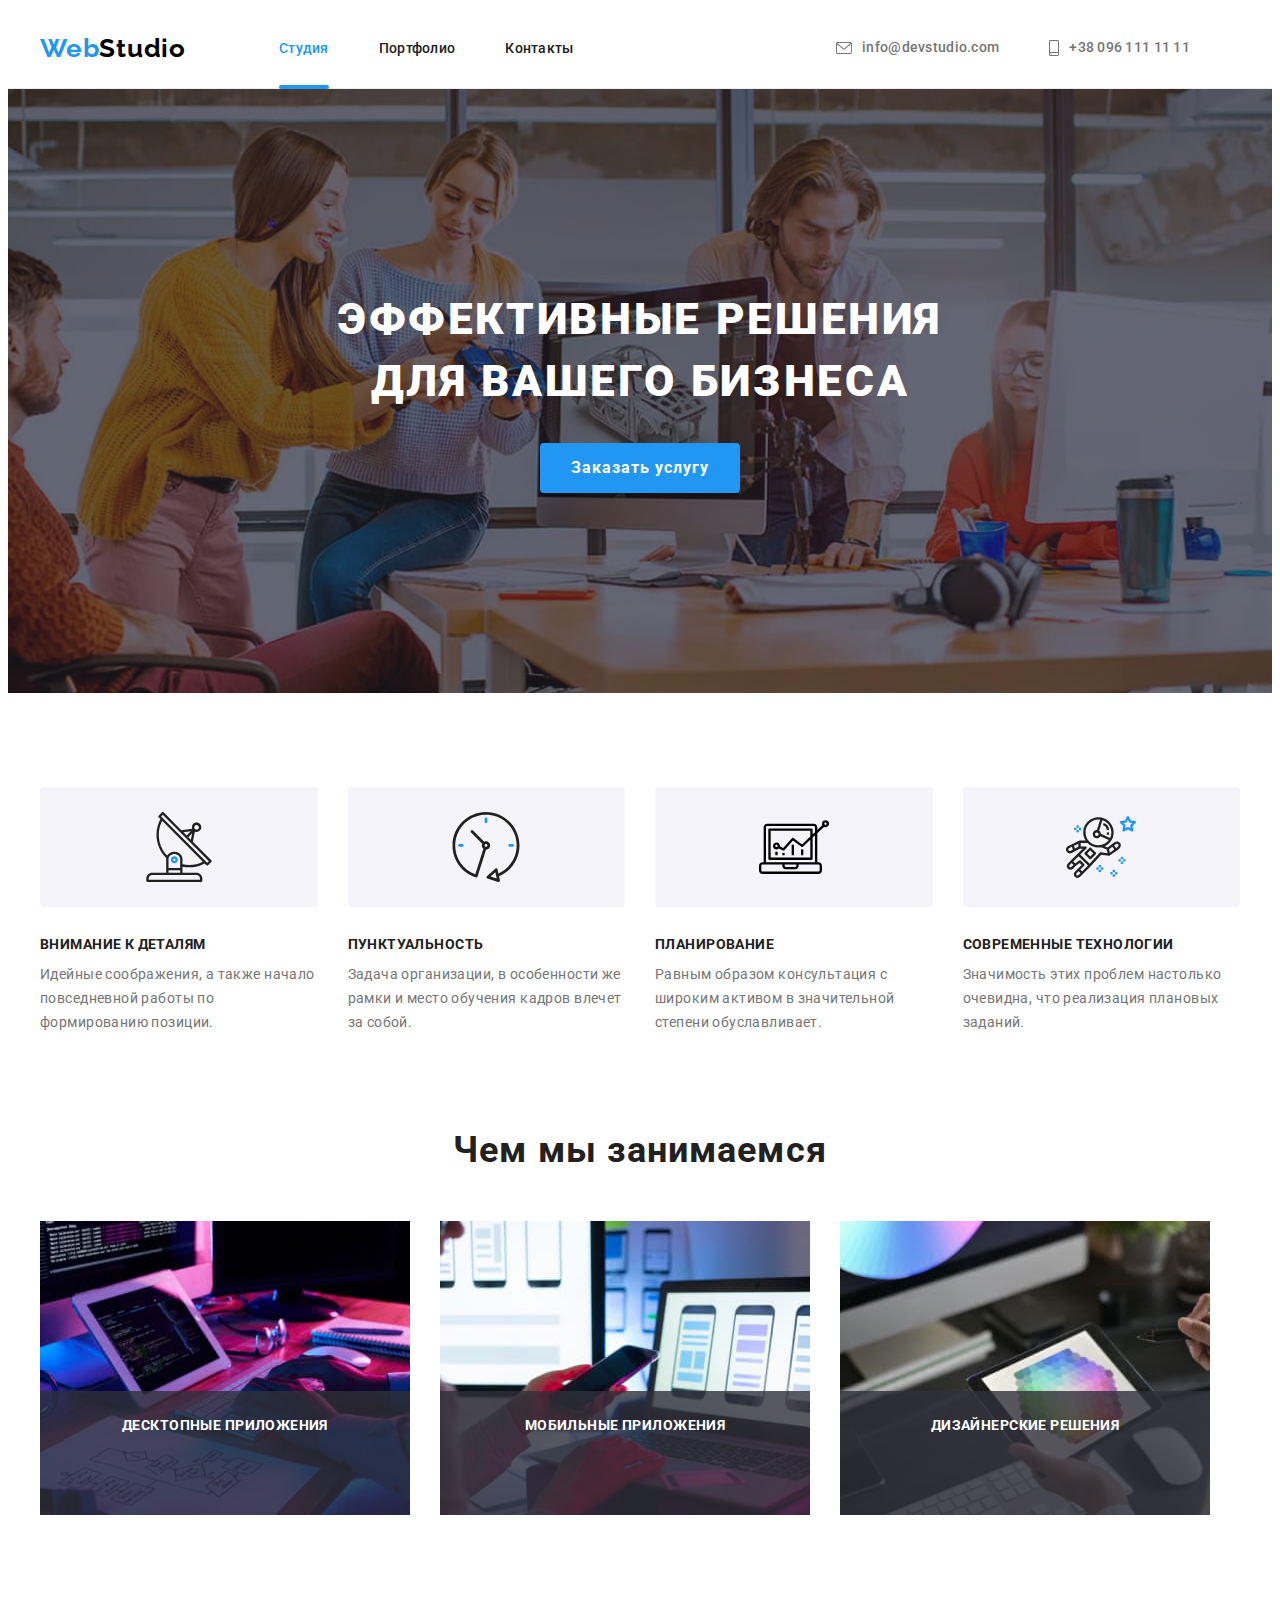
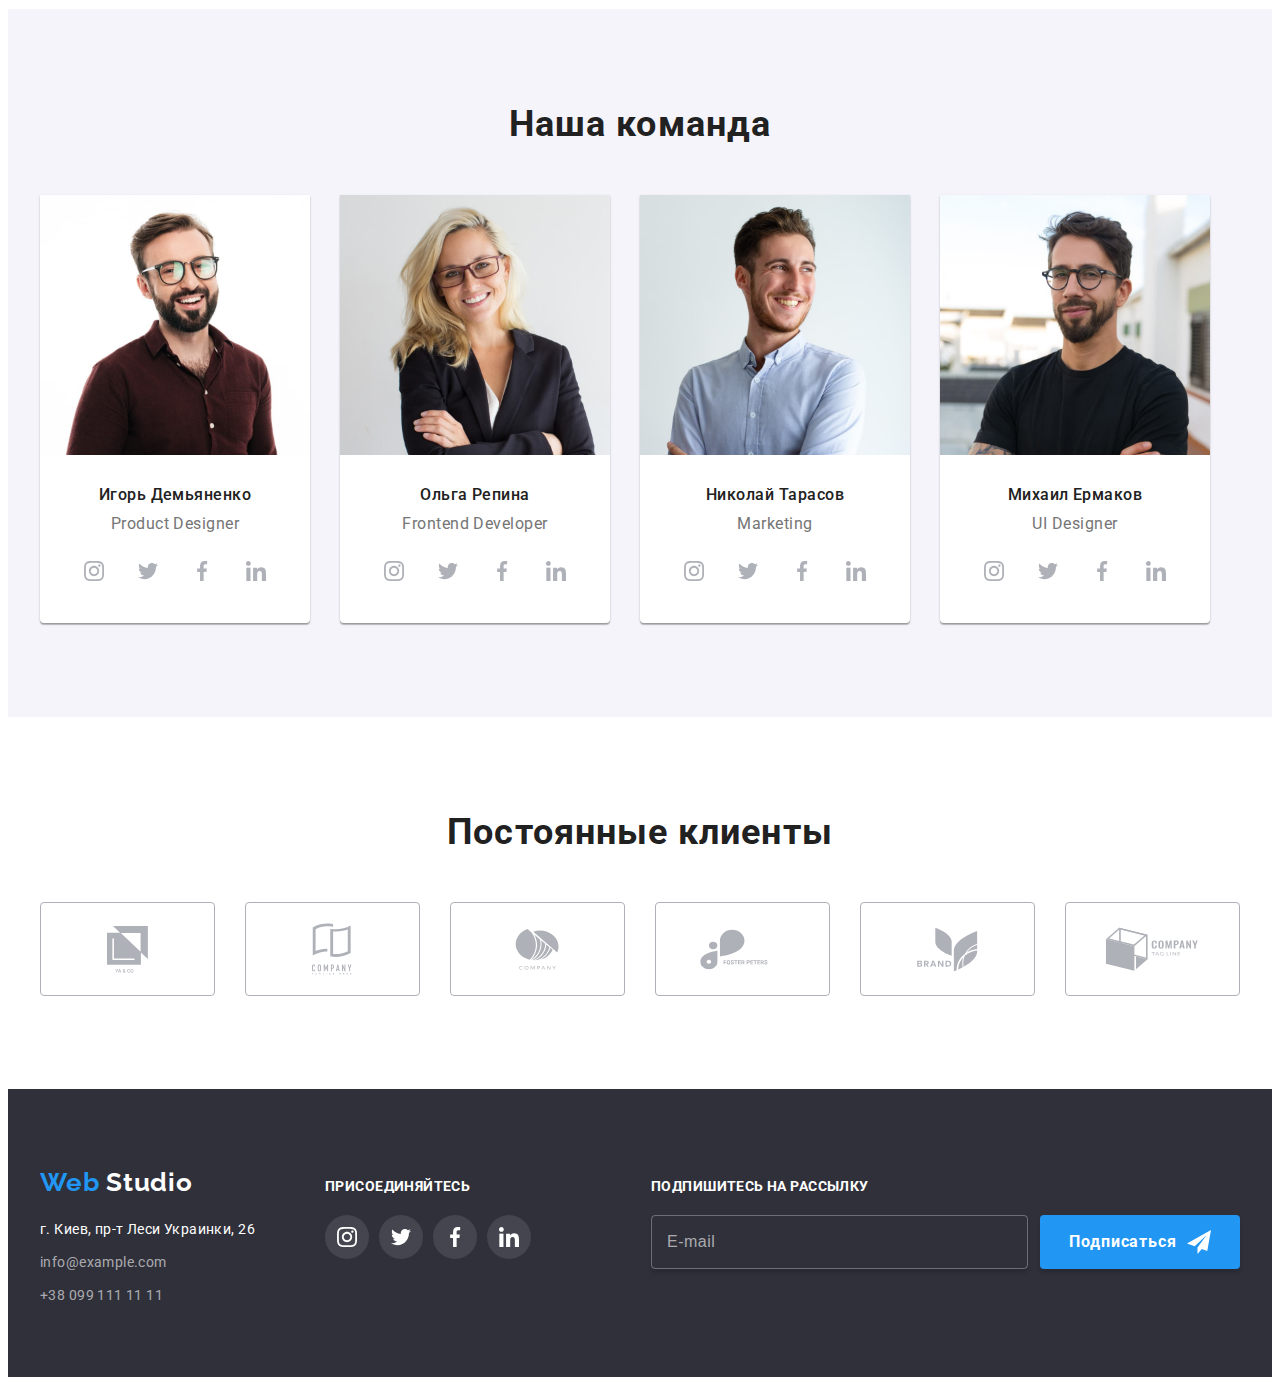
<file: index.html>
<!DOCTYPE html>
<html lang="ru">
  <head>
    <meta charset="UTF-8" />
    <meta http-equiv="X-UA-Compatible" content="IE=edge" />
    <meta name="viewport" content="width=device-width, initial-scale=1.0" />
    <title>Студия</title>
    <link
      rel="stylesheet"
      href="https://cdnjs.cloudflare.com/ajax/libs/modern-normalize/0.2.0/modern-normalize.min.css"
      integrity="sha512-sqIVMkf5f8XGYI/UZYGs7wODxlUeoj9JknataPfUwtvrSKWMHrMXGZ7Evb6nabFYJQG15vFFyALe6r0nWCD1Ug=="
      crossorigin="anonymous"
      referrerpolicy="no-referrer"
    />
    <link
      rel="stylesheet"
      href="https://cdnjs.cloudflare.com/ajax/libs/animate.css/4.1.1/animate.min.css"
    />
    <link rel="stylesheet" href="./css/main.min.css" />
    <link rel="preconnect" href="https://fonts.gstatic.com" />
    <link
      href="https://fonts.googleapis.com/css2?family=Raleway:wght@700&family=Roboto:wght@400;500;700;900&display=swap"
      rel="stylesheet"
    />
  </head>

  <body>
    <!-- === HEADER === -->
    <header class="header">
      <div class="container header__section">
        <nav class="header__nav">
          <a class="logo logo-header link animate__pulse" href="./index.html"
            ><span class="logo__web">Web</span>Studio</a
          >
          <ul class="header__menu list">
            <li class="header__item animate__pulse">
              <a
                class="header__link header__link-curent link"
                href="./index.html"
                >Студия</a
              >
            </li>
            <li class="header__item">
              <a class="header__link link" href="./portfolio.html">Портфолио</a>
            </li>
            <li class="header__item">
              <a class="header__link link" href="">Контакты</a>
            </li>
          </ul>
        </nav>

        <ul class="header-contact__list list">
          <li class="header-contact__item">
            <a
              class="header-contact__link link"
              lang="en"
              href="mailto:info@devstudio.com"
            >
              <svg class="header-contact__svg" width="16px" height="12px">
                <use href="./img/sprite.svg#icon-envelope"></use>
              </svg>
              info@devstudio.com
            </a>
          </li>

          <li class="header-contact__item">
            <a class="header-contact__link link" href="tel:+380961111111">
              <svg class="header-contact__svg" width="10px" height="16px">
                <use href="./img/sprite.svg#icon-smartphone"></use>
              </svg>
              +38 096 111 11 11
            </a>
          </li>
        </ul>
      </div>
    </header>

    <main>
      <!-- section hero -->
      <section class="hero">
        <div class="container hero__container">
          <h1 class="hero__title">
            Эффективные решения <br />
            для вашего бизнеса
          </h1>
          <button
            type="button"
            class="button-main button-main__hero-button"
            data-modal-open
          >
            Заказать услугу
          </button>
        </div>
      </section>

      <!-- section the best -->
      <section class="the-best section">
        <div class="container">
          <h2 class="title_hidden">Преимущества</h2>

          <ul class="the-best__list list">
            <li class="the-best__item">
              <div class="the-best__icon-box">
                <svg class="the-best__icon">
                  <use href="./img/sprite.svg#icon-antenna"></use>
                </svg>
              </div>

              <h3 class="the-best__title">Внимание к деталям</h3>
              <p class="the-best__txt">
                Идейные соображения, а также начало повседневной работы по
                формированию позиции.
              </p>
            </li>
            <li class="the-best__item">
              <div class="the-best__icon-box">
                <svg class="the-best__icon">
                  <use href="./img/sprite.svg#icon-clock"></use>
                </svg>
              </div>
              <h3 class="the-best__title">Пунктуальность</h3>
              <p class="the-best__txt">
                Задача организации, в особенности же рамки и место обучения
                кадров влечет за собой.
              </p>
            </li>
            <li class="the-best__item">
              <div class="the-best__icon-box">
                <svg class="the-best__icon">
                  <use href="./img/sprite.svg#icon-diagram"></use>
                </svg>
              </div>
              <h3 class="the-best__title">Планирование</h3>
              <p class="the-best__txt">
                Равным образом консультация с широким активом в значительной
                степени обуславливает.
              </p>
            </li>
            <li class="the-best__item">
              <div class="the-best__icon-box">
                <svg class="the-best__icon">
                  <use href="./img/sprite.svg#icon-astronaut"></use>
                </svg>
              </div>
              <h3 class="the-best__title">Современные технологии</h3>
              <p class="the-best__txt">
                Значимость этих проблем настолько очевидна, что реализация
                плановых заданий.
              </p>
            </li>
          </ul>
        </div>
      </section>

      <!-- section we do -->
      <section class="section-we-do section">
        <div class="container">
          <h2 class="section-we-do__title">Чем мы занимаемся</h2>
          <ul class="section-we-do__list list">
            <li class="section-we-do__item">
              <img
                src="./img/we-do/box-1.jpg"
                alt="работа на компьютерной клавиатуре"
                width="370"
                height="294"
              />
              <p class="section-we-do__text">Десктопные приложения</p>
            </li>

            <li class="section-we-do__item">
              <img
                src="./img/we-do/box-2.jpg"
                alt="на мониторе различные дизайны мобильного приложения"
                width="370"
                height="294"
              />
              <p class="section-we-do__text">Мобильные приложения</p>
            </li>
            <li class="section-we-do__item">
              <img
                src="./img/we-do/box-3.jpg"
                alt="подбор с помощью цветовой палитры"
                width="370"
                height="294"
              />
              <p class="section-we-do__text">Дизайнерские решения</p>
            </li>
          </ul>
        </div>
      </section>

      <!--section team-->
      <section class="team section">
        <div class="container">
          <h2 class="team__title">Наша команда</h2>

          <ul class="team__list list">
            <li class="team__item team-border">
              <img
                src="./img/team/igor-dem'yanenko-1.jpg"
                alt="Игорь Демьяненко"
                width="270"
                height="260"
              />
              <div class="team__description">
                <h3 class="team__name">Игорь Демьяненко</h3>
                <p class="team__txt">Product Designer</p>

                <ul class="soc__list list">
                  <li class="soc__item">
                    <a href="" class="soc__link soc__link_theme-light"
                      ><svg class="soc__icon">
                        <use href="./img/sprite.svg#icon-soc-instagram"></use>
                      </svg>
                    </a>
                  </li>
                  <li class="soc__item">
                    <a href="" class="soc__link soc__link_theme-light"
                      ><svg class="soc__icon">
                        <use href="./img/sprite.svg#icon-soc-twitter"></use>
                      </svg>
                    </a>
                  </li>
                  <li class="soc__item">
                    <a href="" class="soc__link soc__link_theme-light"
                      ><svg class="soc__icon">
                        <use href="./img/sprite.svg#icon-soc-facebook"></use>
                      </svg>
                    </a>
                  </li>

                  <li class="soc__item">
                    <a href="" class="soc__link soc__link_theme-light"
                      ><svg class="soc__icon">
                        <use href="./img/sprite.svg#icon-soc-linkedin"></use>
                      </svg>
                    </a>
                  </li>
                </ul>
              </div>
            </li>

            <li class="team__item team-border">
              <img
                src="./img/team/olha-repina-2.jpg"
                alt="Ольга Репина"
                width="270"
                height="260"
              />
              <div class="team__description">
                <h3 class="team__name">Ольга Репина</h3>
                <p class="team__txt">Frontend Developer</p>
                <ul class="soc__list list">
                  <li class="soc__item">
                    <a href="" class="soc__link soc__link_theme-light"
                      ><svg class="soc__icon">
                        <use href="./img/sprite.svg#icon-soc-instagram"></use>
                      </svg>
                    </a>
                  </li>
                  <li class="soc__item">
                    <a href="" class="soc__link soc__link_theme-light"
                      ><svg class="soc__icon">
                        <use href="./img/sprite.svg#icon-soc-twitter"></use>
                      </svg>
                    </a>
                  </li>
                  <li class="soc__item">
                    <a href="" class="soc__link soc__link_theme-light"
                      ><svg class="soc__icon">
                        <use href="./img/sprite.svg#icon-soc-facebook"></use>
                      </svg>
                    </a>
                  </li>

                  <li class="soc__item">
                    <a href="" class="soc__link soc__link_theme-light"
                      ><svg class="soc__icon">
                        <use href="./img/sprite.svg#icon-soc-linkedin"></use>
                      </svg>
                    </a>
                  </li>
                </ul>
              </div>
            </li>
            <li class="team__item team-border">
              <img
                src="./img/team/nikolay-tarasov-3.jpg"
                alt="Николай Тарасов"
                width="270"
                height="260"
              />
              <div class="team__description">
                <h3 class="team__name">Николай Тарасов</h3>
                <p class="team__txt">Marketing</p>
                <ul class="soc__list list">
                  <li class="soc__item">
                    <a href="" class="soc__link soc__link_theme-light"
                      ><svg class="soc__icon">
                        <use href="./img/sprite.svg#icon-soc-instagram"></use>
                      </svg>
                    </a>
                  </li>
                  <li class="soc__item">
                    <a href="" class="soc__link soc__link_theme-light"
                      ><svg class="soc__icon">
                        <use href="./img/sprite.svg#icon-soc-twitter"></use>
                      </svg>
                    </a>
                  </li>
                  <li class="soc__item">
                    <a href="" class="soc__link soc__link_theme-light"
                      ><svg class="soc__icon">
                        <use href="./img/sprite.svg#icon-soc-facebook"></use>
                      </svg>
                    </a>
                  </li>

                  <li class="soc__item">
                    <a href="" class="soc__link soc__link_theme-light"
                      ><svg class="soc__icon">
                        <use href="./img/sprite.svg#icon-soc-linkedin"></use>
                      </svg>
                    </a>
                  </li>
                </ul>
              </div>
            </li>
            <li class="team__item team-border">
              <img
                src="./img/team/mihail-yermakov-4.jpg"
                alt="Михаил Ермаков"
                width="270"
                height="260"
              />
              <div class="team__description">
                <h3 class="team__name">Михаил Ермаков</h3>
                <p class="team__txt">UI Designer</p>
                <ul class="soc__list list">
                  <li class="soc__item">
                    <a href="" class="soc__link soc__link_theme-light"
                      ><svg class="soc__icon">
                        <use href="./img/sprite.svg#icon-soc-instagram"></use>
                      </svg>
                    </a>
                  </li>
                  <li class="soc__item">
                    <a href="" class="soc__link soc__link_theme-light"
                      ><svg class="soc__icon">
                        <use href="./img/sprite.svg#icon-soc-twitter"></use>
                      </svg>
                    </a>
                  </li>
                  <li class="soc__item">
                    <a href="" class="soc__link soc__link_theme-light"
                      ><svg class="soc__icon">
                        <use href="./img/sprite.svg#icon-soc-facebook"></use>
                      </svg>
                    </a>
                  </li>

                  <li class="soc__item">
                    <a href="" class="soc__link soc__link_theme-light"
                      ><svg class="soc__icon">
                        <use href="./img/sprite.svg#icon-soc-linkedin"></use>
                      </svg>
                    </a>
                  </li>
                </ul>
              </div>
            </li>
          </ul>
        </div>
      </section>

      <!--section regular customers-->
      <section class="section customers">
        <div class="container">
          <h2 class="customers__title">Постоянные клиенты</h2>

          <ul class="customers__list list">
            <li class="customers__item">
              <a class="customers__link" href=" ">
                <svg class="customers__icon" width="41px" height="47px">
                  <use href="./img/sprite.svg#icon-company-ya-co"></use>
                </svg>
              </a>
            </li>

            <li class="customers__item">
              <a class="customers__link" href=" ">
                <svg class="customers__icon" width="40px" height="52px">
                  <use href="./img/sprite.svg#icon-company-co"></use>
                </svg>
              </a>
            </li>

            <li class="customers__item">
              <a class="customers__link" href=" ">
                <svg class="customers__icon" width="44px" height="42px">
                  <use href="./img/sprite.svg#icon-company-round"></use>
                </svg>
              </a>
            </li>

            <li class="customers__item">
              <a class="customers__link" href=" ">
                <svg class="customers__icon" width="84px" height="41px">
                  <use href="./img/sprite.svg#icon-company-foster-peters"></use>
                </svg>
              </a>
            </li>

            <li class="customers__item">
              <a class="customers__link" href=" ">
                <svg class="customers__icon" width="63px" height="45px">
                  <use href="./img/sprite.svg#icon-company-brand"></use>
                </svg>
              </a>
            </li>

            <li class="customers__item">
              <a class="customers__link" href=" ">
                <svg class="customers__icon" width="94px" height="44px">
                  <use href="./img/sprite.svg#icon-company-cub"></use>
                </svg>
              </a>
            </li>
          </ul>
        </div>
      </section>
    </main>
    <!-- footer -->
    <footer class="section section-footer">
      <!--contact-->
      <div class="container container-footer">
        <div class="adress-footer-box">
          <a class="logo logo-footer link" href="./index.html"
            ><span class="logo__web">Web</span>
            <span class="logo__studio">Studio</span></a
          >
          <address class="adress-footer">
            <ul class="adress list">
              <li class="contact-list list">
                <a
                  class="contact-map link"
                  href="https://goo.gl/maps/kWYsMnAb214LJ1XZ8"
                  target="blank"
                  rel="noopener noreferer"
                  >г. Киев, пр-т Леси Украинки, 26</a
                >
              </li>
              <li class="contact-list list">
                <a class="contact link" href="mailto:info@example.com"
                  >info@example.com</a
                >
              </li>
              <li class="contact-list list">
                <a class="contact link" href="tel:+380991111111"
                  >+38 099 111 11 11</a
                >
              </li>
            </ul>
          </address>
        </div>

        <!--footer-social-->
        <div class="soc">
          <h2 class="soc__title">присоединяйтесь</h2>
          <ul class="soc__list list">
            <li class="soc__item">
              <a href="" class="soc__link soc__link_theme-dark"
                ><svg class="soc__icon">
                  <use href="./img/sprite.svg#icon-soc-instagram"></use>
                </svg>
              </a>
            </li>
            <li class="soc__item">
              <a href="" class="soc__link soc__link_theme-dark"
                ><svg class="soc__icon">
                  <use href="./img/sprite.svg#icon-soc-twitter"></use>
                </svg>
              </a>
            </li>
            <li class="soc__item">
              <a href="" class="soc__link soc__link_theme-dark"
                ><svg class="soc__icon">
                  <use href="./img/sprite.svg#icon-soc-facebook"></use>
                </svg>
              </a>
            </li>

            <li class="soc__item">
              <a href="" class="soc__link soc__link_theme-dark"
                ><svg class="soc__icon">
                  <use href="./img/sprite.svg#icon-soc-linkedin"></use>
                </svg>
              </a>
            </li>
          </ul>
        </div>

        <!-- form subscribe -->
        <form class="subscribe-form">
          <b class="subscribe-form__title">Подпишитесь на рассылку</b>
          <div class="subscribe-input-btn-box">
            <input
              type="email"
              class="subscribe-form-input"
              name="user-email"
              placeholder="E-mail"
              required
            />
            <button type="submit" class="button-main button-main__submit">
              Подписаться
              <svg class="submit-icon-plane-send" width="24px" height="24px">
                <use href="./img/sprite.svg#icon-plane-send"></use>
              </svg>
            </button>
          </div>
        </form>
      </div>
    </footer>

    <div class="backdrop is-hidden" data-modal>
      <div class="modal">
        <button type="button" class="close-button" data-modal-close>
          <svg class="close-button-svg">
            <use href="./img/sprite.svg#icon-close"></use>
          </svg>
        </button>

        <!-- form modal data-user -->
        <form class="modal-form modal-box-input">
          <b class="modal-form-title"
            >Оставьте свои данные, мы вам перезвоним</b
          >

          <label class="user-form-label">
            Имя
            <span class="input-data-form-box">
              <input
                class="input-data-form"
                type="text"
                name="user-name"
                minlength="2"
                autocomplete="on"
                pattern="[a-zA-Zа-яёА-ЯЁ]+"
                title="Имя должно содержать символы кирилицы или латиницы"
                required
              />
              <svg class="user-icon-form" width="12px" height="12px">
                <use href="./img/sprite.svg#icon-form-name"></use>
              </svg>
            </span>
          </label>

          <label class="user-form-label">
            Телефон
            <span class="input-data-form-box">
              <input
                class="input-data-form"
                type="tel"
                name="user-phone"
                autocomplete="on"
                pattern="[0-9]{3}-[0-9]{3}-[0-9]{2}-[0-9]{2}"
                title="000-000-00-00"
                required
              />
              <svg class="user-icon-form" width="13px" height="13px">
                <use href="./img/sprite.svg#icon-form-phone"></use>
              </svg>
            </span>
          </label>

          <label class="user-form-label">
            Почта
            <span class="input-data-form-box">
              <input class="input-data-form" type="email" name="user-email" />
              <svg class="user-icon-form" width="15px" height="12px">
                <use href="./img/sprite.svg#icon-form-envelope"></use>
              </svg>
            </span>
          </label>

          <label class="user-form-label-comment">
            Комментарий
            <textarea
              class="user-comment-area"
              name="user-comment"
              placeholder="Введите текст"
            ></textarea>
          </label>

          <label class="checkbox-convention-txt">
            <input
              class="checkbox-convention-input"
              value="user-convention"
              name="user-convention"
              type="checkbox"
              required
            />
            <span class="icon"></span>
            <span class="check-txt">Соглашаюсь с рассылкой и принимаю</span>
            <a class="link" href="">
              <span class="convention-accent">Условия договора</span>
            </a>
          </label>

          <button type="submit" class="button-main">
            Отправить
          </button>
        </form>
      </div>
    </div>

    <script src="./js/modal.js"></script>
  </body>
</html>
</file>
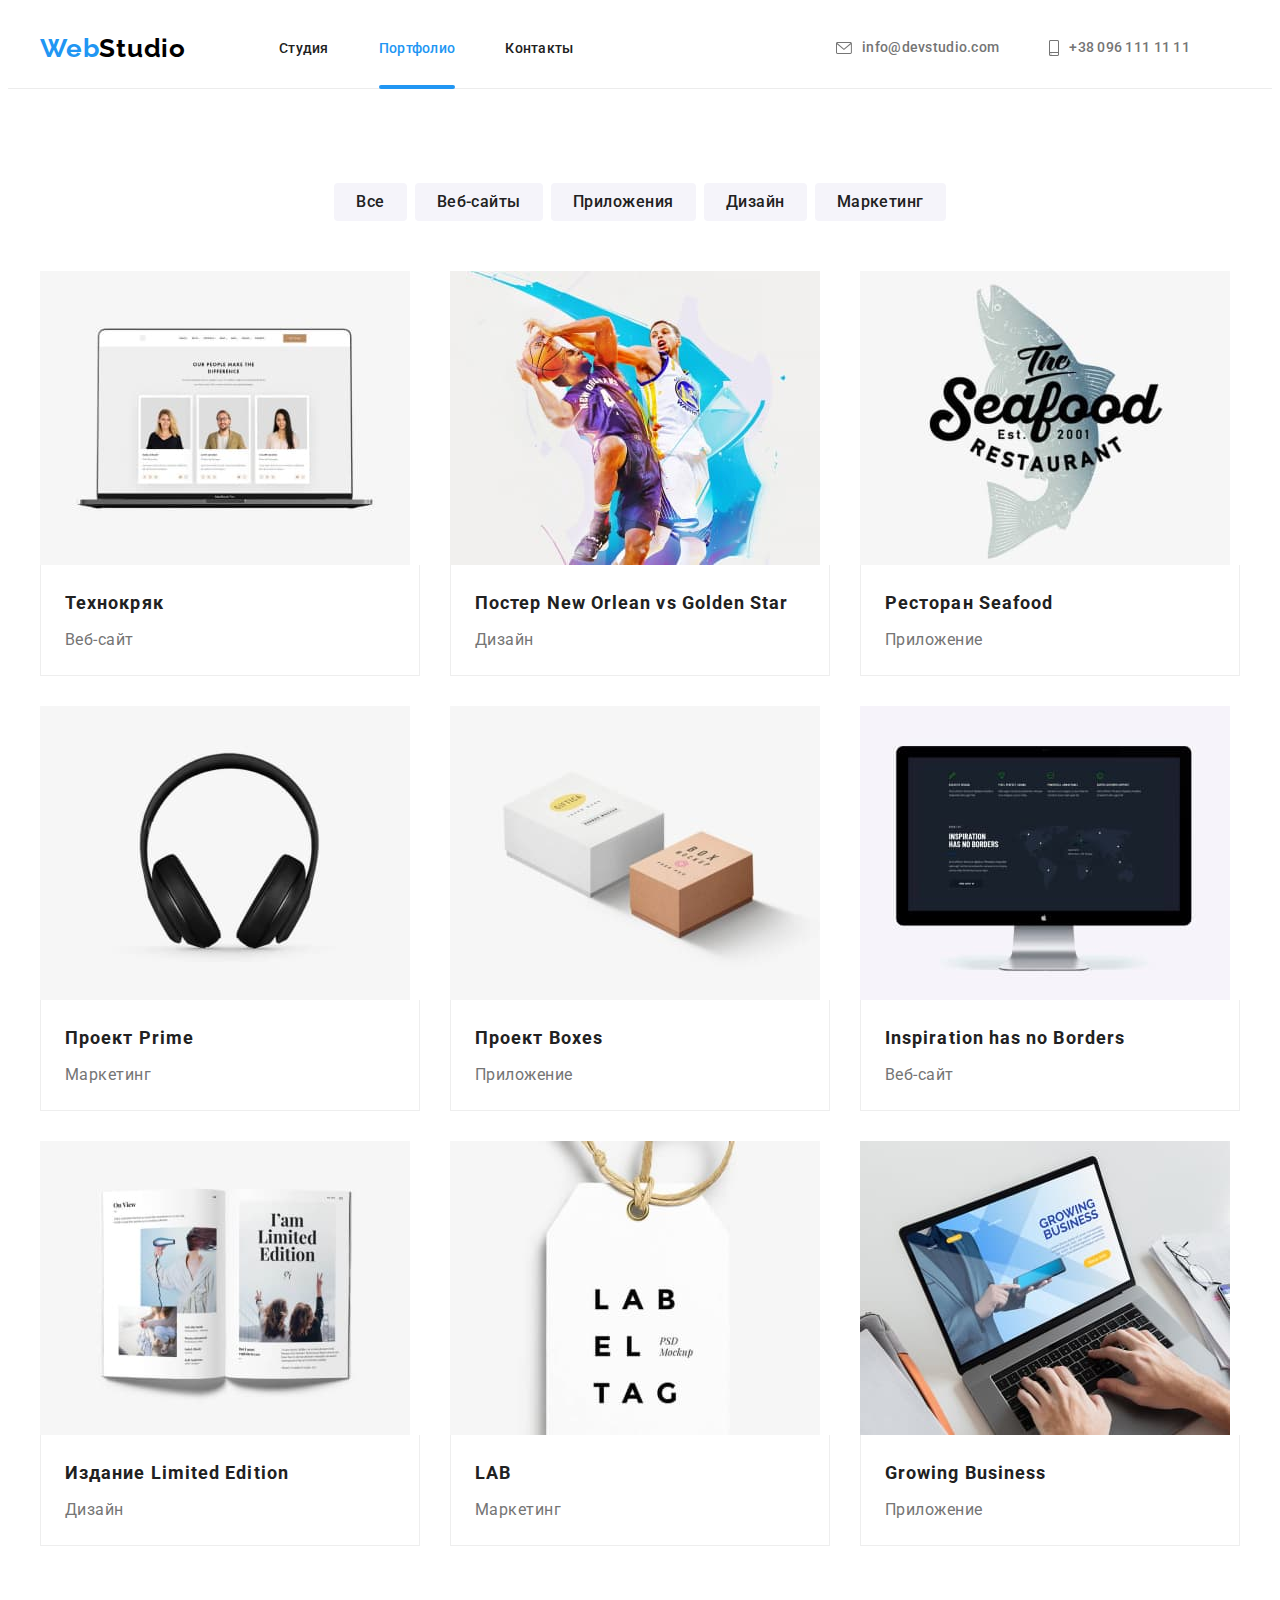
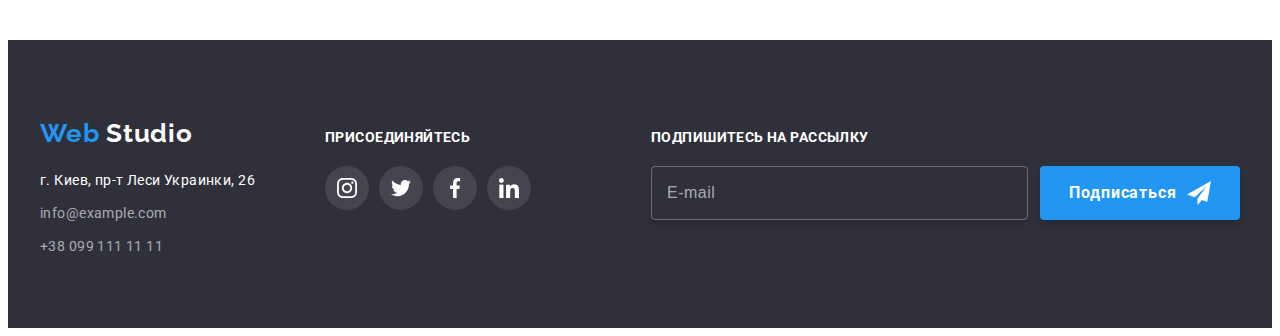
<file: portfolio.html>
<!DOCTYPE html>
<html lang="ru">
  <head>
    <meta charset="UTF-8" />
    <meta http-equiv="X-UA-Compatible" content="IE=edge" />
    <meta name="viewport" content="width=device-width, initial-scale=1.0" />
    <title>Портфолио</title>
    <link
      rel="stylesheet"
      href="https://cdnjs.cloudflare.com/ajax/libs/modern-normalize/0.2.0/modern-normalize.min.css"
      integrity="sha512-sqIVMkf5f8XGYI/UZYGs7wODxlUeoj9JknataPfUwtvrSKWMHrMXGZ7Evb6nabFYJQG15vFFyALe6r0nWCD1Ug=="
      crossorigin="anonymous"
      referrerpolicy="no-referrer"
    />
    <link
      rel="stylesheet"
      href="https://cdnjs.cloudflare.com/ajax/libs/animate.css/4.1.1/animate.min.css"
    />
    <link rel="stylesheet" href="./css/main.min.css" />
    <link rel="preconnect" href="https://fonts.gstatic.com" />
    <link
      href="https://fonts.googleapis.com/css2?family=Raleway:wght@700&family=Roboto:wght@400;500;700;900&display=swap"
      rel="stylesheet"
    />
  </head>

  <body>
    <!-- === HEADER === -->
    <header class="header">
      <div class="container header__section">
        <nav class="header__nav">
          <a class="logo logo-header link animate__pulse" href="./index.html"
            ><span class="logo__web">Web</span>Studio</a
          >
          <ul class="header__menu list">
            <li class="header__item animate__pulse">
              <a class="header__link link" href="./index.html">Студия</a>
            </li>
            <li class="header__item">
              <a
                class="header__link header__link-curent link"
                href="./portfolio.html"
                >Портфолио</a
              >
            </li>
            <li class="header__item">
              <a class="header__link link" href="">Контакты</a>
            </li>
          </ul>
        </nav>

        <ul class="header-contact__list list">
          <li class="header-contact__item">
            <a
              class="header-contact__link link"
              lang="en"
              href="mailto:info@devstudio.com"
            >
              <svg class="header-contact__svg" width="16px" height="12px">
                <use href="./img/sprite.svg#icon-envelope"></use>
              </svg>
              info@devstudio.com
            </a>
          </li>

          <li class="header-contact__item">
            <a class="header-contact__link link" href="tel:+380961111111">
              <svg class="header-contact__svg" width="10px" height="16px">
                <use href="./img/sprite.svg#icon-smartphone"></use>
              </svg>
              +38 096 111 11 11
            </a>
          </li>
        </ul>
      </div>
    </header>

    <main>
      <!--section portfolio-->
      <section class="portfolio section">
        <div class="container">
          <h1 class="title_hidden">Портфолио</h1>
          <ul class="portfolio-button__list list">
            <li class="portfolio-button__item">
              <button type="button" class="portfolio-button__appearance">
                Все
              </button>
            </li>
            <li class="portfolio-button__item">
              <button type="button" class="portfolio-button__appearance">
                Веб-сайты
              </button>
            </li>
            <li class="portfolio-button__item">
              <button type="button" class="portfolio-button__appearance">
                Приложения
              </button>
            </li>
            <li class="portfolio-button__item">
              <button type="button" class="portfolio-button__appearance">
                Дизайн
              </button>
            </li>
            <li class="portfolio-button__item">
              <button type="button" class="portfolio-button__appearance">
                Маркетинг
              </button>
            </li>
          </ul>

          <h2 class="title_hidden">Примеры наших робот</h2>

          <ul class="portfolio-card__list list">
            <li class="portfolio-card__item">
              <a href="" class="portfolio-card__link link">
                <div class="portfolio-card__overlay">
                  <img
                    src="./img/portfolio/img01-laptopscreen.jpg"
                    alt="монитор ноутбука"
                    width="370"
                    height="294"
                  />
                  <p class="portfolio-card__txt-overlay">
                    Технокряк это современная площадка распространения
                    коронавируса. Компании используют эту платформу для
                    цифрового шпионажа и атак на защищённые сервера конкурентов.
                  </p>
                </div>

                <div class="portfolio-card__description">
                  <h3 class="portfolio-card__title">Технокряк</h3>
                  <p class="portfolio-card__txt">Веб-сайт</p>
                </div>
              </a>
            </li>

            <li class="portfolio-card__item">
              <a href="" class="portfolio-card__link link">
                <div class="portfolio-card__overlay">
                  <img
                    src="./img/portfolio/img02-basketball.jpg"
                    alt="постер с изображением баскетболистов"
                    width="370"
                    height="294"
                  />
                  <p class="portfolio-card__txt-overlay">
                    Технокряк это современная площадка распространения
                    коронавируса. Компании используют эту платформу для
                    цифрового шпионажа и атак на защищённые сервера конкурентов.
                  </p>
                </div>

                <div class="portfolio-card__description">
                  <h3 class="portfolio-card__title">
                    Постер
                    <span lang="en">New Orlean vs Golden Star</span>
                  </h3>
                  <p class="portfolio-card__txt">Дизайн</p>
                </div>
              </a>
            </li>

            <li class="portfolio-card__item">
              <a href="" class="portfolio-card__link link">
                <div class="portfolio-card__overlay">
                  <img
                    src="./img/portfolio/img03-seafood.jpg"
                    alt="ємблема ресторана морепродуктов"
                    width="370"
                    height="294"
                  />
                  <p class="portfolio-card__txt-overlay">
                    Технокряк это современная площадка распространения
                    коронавируса. Компании используют эту платформу для
                    цифрового шпионажа и атак на защищённые сервера конкурентов.
                  </p>
                </div>

                <div class="portfolio-card__description">
                  <h3 class="portfolio-card__title">
                    Ресторан <span lang="en">Seafood</span>
                  </h3>
                  <p class="portfolio-card__txt">Приложение</p>
                </div>
              </a>
            </li>

            <li class="portfolio-card__item">
              <a href="" class="portfolio-card__link link">
                <div class="portfolio-card__overlay">
                  <img
                    src="./img/portfolio/img04-earphone.jpg"
                    alt="наушники"
                    width="370"
                    height="294"
                  />
                  <p class="portfolio-card__txt-overlay">
                    Технокряк это современная площадка распространения
                    коронавируса. Компании используют эту платформу для
                    цифрового шпионажа и атак на защищённые сервера конкурентов.
                  </p>
                </div>

                <div class="portfolio-card__description">
                  <h3 class="portfolio-card__title">
                    Проект <span lang="en">Prime</span>
                  </h3>
                  <p class="portfolio-card__txt">Маркетинг</p>
                </div>
              </a>
            </li>

            <li class="portfolio-card__item">
              <a href="" class="portfolio-card__link link">
                <div class="portfolio-card__overlay">
                  <img
                    src="./img/portfolio/img05-boxesjpg.jpg"
                    alt="две коробочки"
                    width="370"
                    height="294"
                  />
                  <p class="portfolio-card__txt-overlay">
                    Технокряк это современная площадка распространения
                    коронавируса. Компании используют эту платформу для
                    цифрового шпионажа и атак на защищённые сервера конкурентов.
                  </p>
                </div>

                <div class="portfolio-card__description">
                  <h3 class="portfolio-card__title">
                    Проект <span lang="en">Boxes</span>
                  </h3>
                  <p class="portfolio-card__txt">Приложение</p>
                </div>
              </a>
            </li>

            <li class="portfolio-card__item">
              <a href="" class="portfolio-card__link link">
                <div class="portfolio-card__overlay">
                  <img
                    src="./img/portfolio/img06-screen.jpg"
                    alt="монитор с изображением карты мира"
                    width="370"
                    height="294"
                  />
                  <p class="portfolio-card__txt-overlay">
                    Технокряк это современная площадка распространения
                    коронавируса. Компании используют эту платформу для
                    цифрового шпионажа и атак на защищённые сервера конкурентов.
                  </p>
                </div>

                <div class="portfolio-card__description">
                  <h3 class="portfolio-card__title">
                    <span lang="en">Inspiration has no Borders</span>
                  </h3>
                  <p class="portfolio-card__txt">Веб-сайт</p>
                </div>
              </a>
            </li>

            <li class="portfolio-card__item">
              <a href="" class="portfolio-card__link link">
                <div class="portfolio-card__overlay">
                  <img
                    src="./img/portfolio/img07-magazine.jpg"
                    alt="разворот журнала"
                    width="370"
                    height="294"
                  />
                  <p class="portfolio-card__txt-overlay">
                    Технокряк это современная площадка распространения
                    коронавируса. Компании используют эту платформу для
                    цифрового шпионажа и атак на защищённые сервера конкурентов.
                  </p>
                </div>

                <div class="portfolio-card__description">
                  <h3 class="portfolio-card__title">
                    Издание <span lang="en">Limited Edition</span>
                  </h3>
                  <p class="portfolio-card__txt">Дизайн</p>
                </div>
              </a>
            </li>

            <li class="portfolio-card__item">
              <a href="" class="portfolio-card__link link">
                <div class="portfolio-card__overlay">
                  <img
                    src="./img/portfolio/img08-label.jpg"
                    alt="эмблема проекта лаб"
                    width="370"
                    height="294"
                  />
                  <p class="portfolio-card__txt-overlay">
                    Технокряк это современная площадка распространения
                    коронавируса. Компании используют эту платформу для
                    цифрового шпионажа и атак на защищённые сервера конкурентов.
                  </p>
                </div>

                <div class="portfolio-card__description">
                  <h3 class="portfolio-card__title">
                    <span lang="en">LAB</span>
                  </h3>
                  <p class="portfolio-card__txt">Маркетинг</p>
                </div>
              </a>
            </li>

            <li class="portfolio-card__item">
              <a href="" class="portfolio-card__link link">
                <div class="portfolio-card__overlay">
                  <img
                    src="./img/portfolio/img09-laptop.jpg"
                    alt="набор на клавиатуре ноутбука"
                    width="370"
                    height="294"
                  />
                  <p class="portfolio-card__txt-overlay">
                    Технокряк это современная площадка распространения
                    коронавируса. Компании используют эту платформу для
                    цифрового шпионажа и атак на защищённые сервера конкурентов.
                  </p>
                </div>

                <div class="portfolio-card__description">
                  <h3 class="portfolio-card__title">
                    <span lang="en">Growing Business</span>
                  </h3>
                  <p class="portfolio-card__txt">Приложение</p>
                </div>
              </a>
            </li>
          </ul>
        </div>
      </section>
    </main>

    <!-- footer -->
    <footer class="section section-footer">
      <!--contact-->
      <div class="container container-footer">
        <div class="adress-footer-box">
          <a class="logo logo-footer link" href="./index.html"
            ><span class="logo__web">Web</span>
            <span class="logo__studio">Studio</span></a
          >
          <address class="adress-footer">
            <ul class="adress list">
              <li class="contact-list list">
                <a
                  class="contact-map link"
                  href="https://goo.gl/maps/kWYsMnAb214LJ1XZ8"
                  target="blank"
                  rel="noopener noreferer"
                  >г. Киев, пр-т Леси Украинки, 26</a
                >
              </li>
              <li class="contact-list list">
                <a class="contact link" href="mailto:info@example.com"
                  >info@example.com</a
                >
              </li>
              <li class="contact-list list">
                <a class="contact link" href="tel:+380991111111"
                  >+38 099 111 11 11</a
                >
              </li>
            </ul>
          </address>
        </div>

        <!--footer-social-->
        <div class="soc">
          <h2 class="soc__title">присоединяйтесь</h2>
          <ul class="soc__list list">
            <li class="soc__item">
              <a href="" class="soc__link soc__link_theme-dark"
                ><svg class="soc__icon">
                  <use href="./img/sprite.svg#icon-soc-instagram"></use>
                </svg>
              </a>
            </li>
            <li class="soc__item">
              <a href="" class="soc__link soc__link_theme-dark"
                ><svg class="soc__icon">
                  <use href="./img/sprite.svg#icon-soc-twitter"></use>
                </svg>
              </a>
            </li>
            <li class="soc__item">
              <a href="" class="soc__link soc__link_theme-dark"
                ><svg class="soc__icon">
                  <use href="./img/sprite.svg#icon-soc-facebook"></use>
                </svg>
              </a>
            </li>

            <li class="soc__item">
              <a href="" class="soc__link soc__link_theme-dark"
                ><svg class="soc__icon">
                  <use href="./img/sprite.svg#icon-soc-linkedin"></use>
                </svg>
              </a>
            </li>
          </ul>
        </div>

        <!-- form subscribe -->
        <form class="subscribe-form">
          <b class="subscribe-form__title">Подпишитесь на рассылку</b>
          <div class="subscribe-input-btn-box">
            <input
              type="email"
              class="subscribe-form-input"
              name="user-email"
              placeholder="E-mail"
              required
            />
            <button type="submit" class="button-main button-main__submit">
              Подписаться
              <svg class="submit-icon-plane-send" width="24px" height="24px">
                <use href="./img/sprite.svg#icon-plane-send"></use>
              </svg>
            </button>
          </div>
        </form>
      </div>
    </footer>
  </body>
</html>
</file>
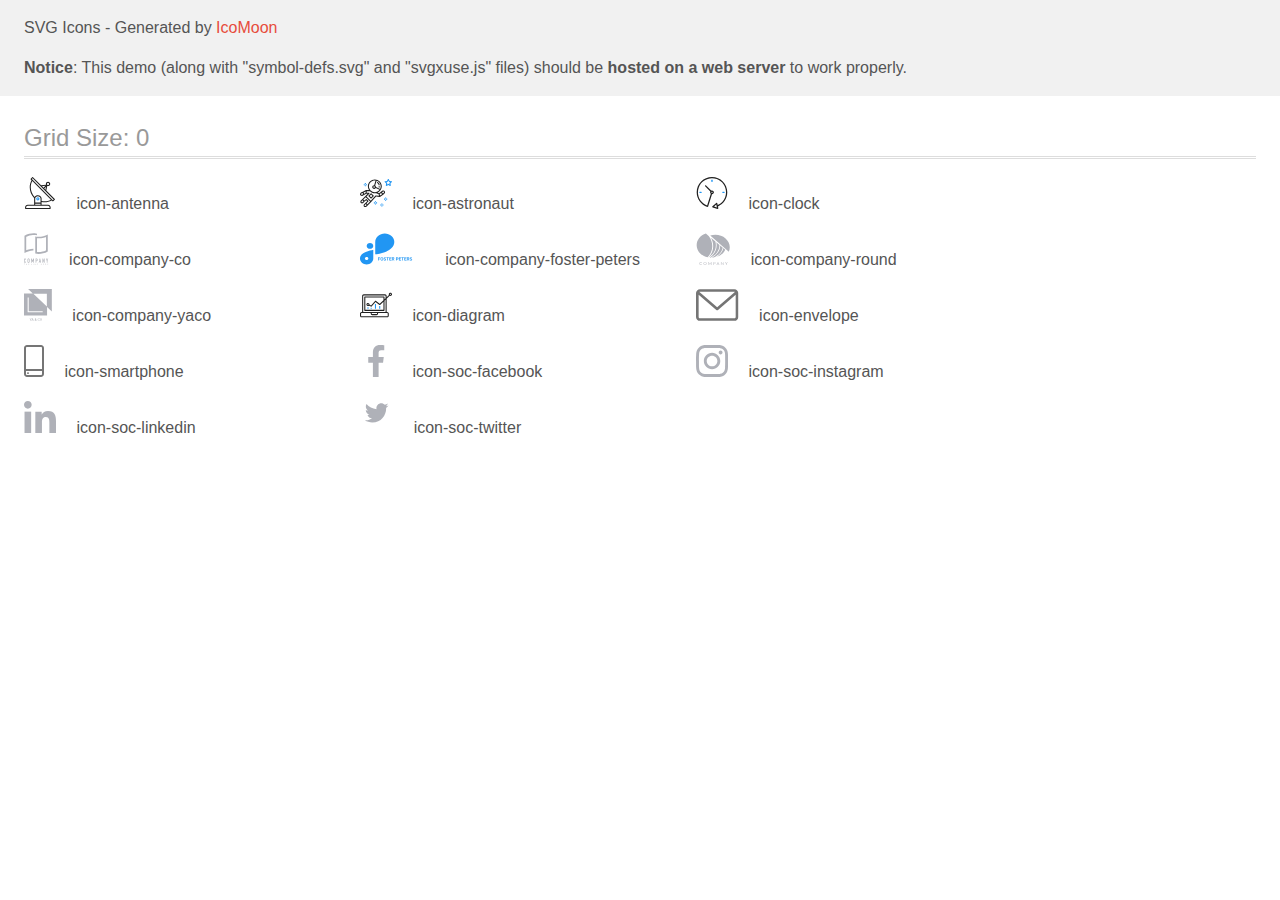
<file: img/loud/icomoon/demo-external-svg.html>
<!doctype html>
<html>
<head>
    <title>IcoMoon - SVG Icons</title>
    <meta charset="utf-8">
    <meta name="viewport" content="width=device-width, initial-scale=1">
    <link rel="stylesheet" href="demo-files/demo.css">
    <link rel="stylesheet" href="style.css">
</head>
<body>
<header class="bgc1 clearfix">
<div class="mhl">
    <p>SVG Icons - Generated by <a href="https://icomoon.io/app">IcoMoon</a></p><p><strong>Notice</strong>: This demo (along with "symbol-defs.svg" and "svgxuse.js" files) should be <b>hosted on a web server</b> to work properly.</p>
</div>
</header>
    <div class="clearfix mhl ptl">
        <h1 class="mvm mtn fgc1">Grid Size: 0</h1>
        <div class="glyph fs1">
            <div class="clearfix pbs">
                <svg class="icon icon-antenna"><use xlink:href="symbol-defs.svg#icon-antenna"></use></svg><span class="name"> icon-antenna</span>
            </div>
        </div>
        <div class="glyph fs1">
            <div class="clearfix pbs">
                <svg class="icon icon-astronaut"><use xlink:href="symbol-defs.svg#icon-astronaut"></use></svg><span class="name"> icon-astronaut</span>
            </div>
        </div>
        <div class="glyph fs1">
            <div class="clearfix pbs">
                <svg class="icon icon-clock"><use xlink:href="symbol-defs.svg#icon-clock"></use></svg><span class="name"> icon-clock</span>
            </div>
        </div>
        <div class="glyph fs1">
            <div class="clearfix pbs">
                <svg class="icon icon-company-co"><use xlink:href="symbol-defs.svg#icon-company-co"></use></svg><span class="name"> icon-company-co</span>
            </div>
        </div>
        <div class="glyph fs1">
            <div class="clearfix pbs">
                <svg class="icon icon-company-foster-peters"><use xlink:href="symbol-defs.svg#icon-company-foster-peters"></use></svg><span class="name"> icon-company-foster-peters</span>
            </div>
        </div>
        <div class="glyph fs1">
            <div class="clearfix pbs">
                <svg class="icon icon-company-round"><use xlink:href="symbol-defs.svg#icon-company-round"></use></svg><span class="name"> icon-company-round</span>
            </div>
        </div>
        <div class="glyph fs1">
            <div class="clearfix pbs">
                <svg class="icon icon-company-yaco"><use xlink:href="symbol-defs.svg#icon-company-yaco"></use></svg><span class="name"> icon-company-yaco</span>
            </div>
        </div>
        <div class="glyph fs1">
            <div class="clearfix pbs">
                <svg class="icon icon-diagram"><use xlink:href="symbol-defs.svg#icon-diagram"></use></svg><span class="name"> icon-diagram</span>
            </div>
        </div>
        <div class="glyph fs1">
            <div class="clearfix pbs">
                <svg class="icon icon-envelope"><use xlink:href="symbol-defs.svg#icon-envelope"></use></svg><span class="name"> icon-envelope</span>
            </div>
        </div>
        <div class="glyph fs1">
            <div class="clearfix pbs">
                <svg class="icon icon-smartphone"><use xlink:href="symbol-defs.svg#icon-smartphone"></use></svg><span class="name"> icon-smartphone</span>
            </div>
        </div>
        <div class="glyph fs1">
            <div class="clearfix pbs">
                <svg class="icon icon-soc-facebook"><use xlink:href="symbol-defs.svg#icon-soc-facebook"></use></svg><span class="name"> icon-soc-facebook</span>
            </div>
        </div>
        <div class="glyph fs1">
            <div class="clearfix pbs">
                <svg class="icon icon-soc-instagram"><use xlink:href="symbol-defs.svg#icon-soc-instagram"></use></svg><span class="name"> icon-soc-instagram</span>
            </div>
        </div>
        <div class="glyph fs1">
            <div class="clearfix pbs">
                <svg class="icon icon-soc-linkedin"><use xlink:href="symbol-defs.svg#icon-soc-linkedin"></use></svg><span class="name"> icon-soc-linkedin</span>
            </div>
        </div>
        <div class="glyph fs1">
            <div class="clearfix pbs">
                <svg class="icon icon-soc-twitter"><use xlink:href="symbol-defs.svg#icon-soc-twitter"></use></svg><span class="name"> icon-soc-twitter</span>
            </div>
        </div>
  </div>
<script defer src="svgxuse.js"></script>
</body>
</html>
</file>
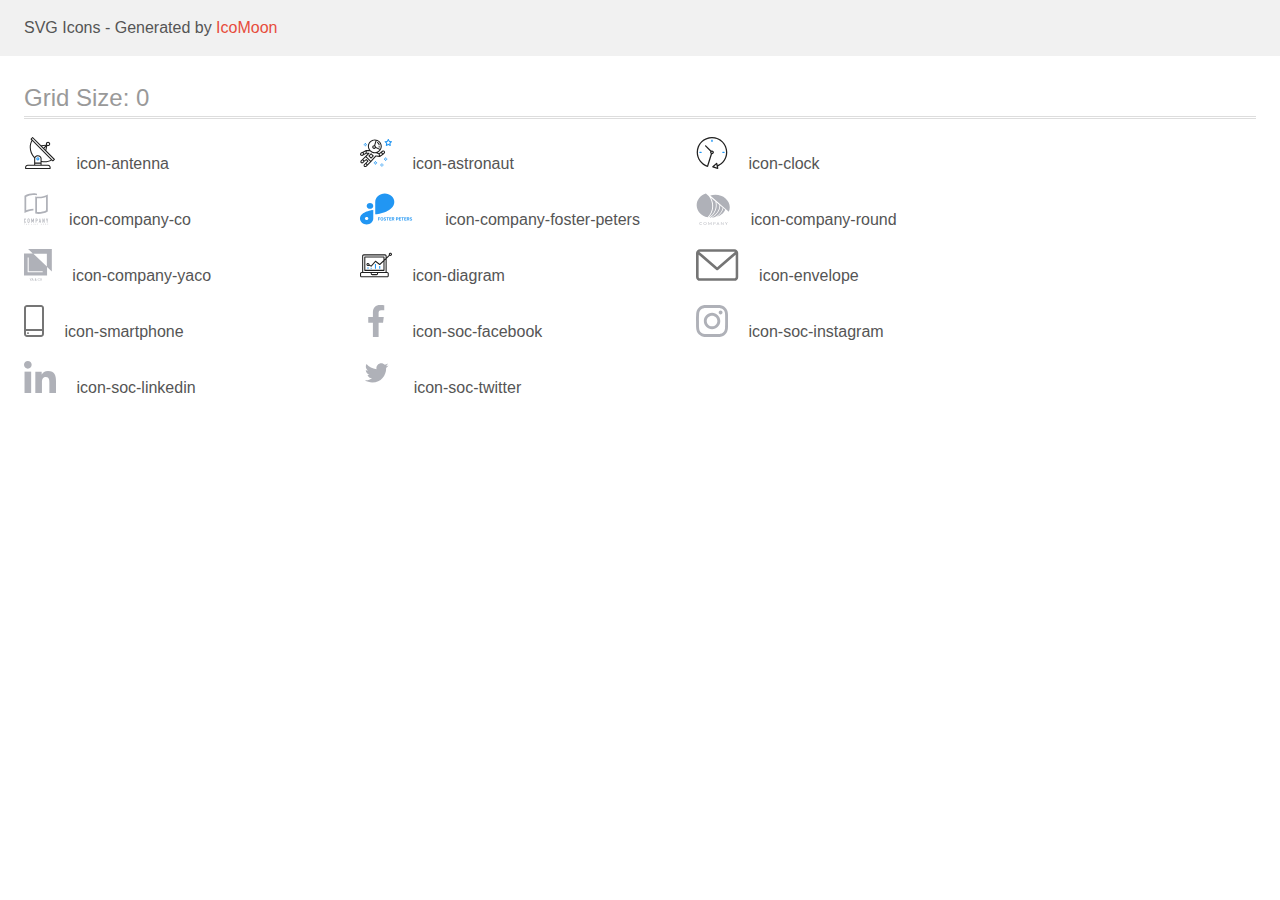
<file: img/loud/icomoon/demo.html>
<!doctype html>
<html>
<head>
    <title>IcoMoon - SVG Icons</title>
    <meta charset="utf-8">
    <meta name="viewport" content="width=device-width, initial-scale=1">
    <link rel="stylesheet" href="demo-files/demo.css">
    <link rel="stylesheet" href="style.css">
</head>
<body>
<svg aria-hidden="true" style="position: absolute; width: 0; height: 0; overflow: hidden;" version="1.1" xmlns="http://www.w3.org/2000/svg" xmlns:xlink="http://www.w3.org/1999/xlink">
<defs>
<symbol id="icon-antenna" viewBox="0 0 32 32">
<path fill="#212121" style="fill: var(--color1, #212121)" d="M30.773 22.098l-8.443-8.505 0.937-4.615c0.242 0.094 0.499 0.144 0.758 0.146h0.006c1.192 0.014 2.17-0.941 2.184-2.133s-0.941-2.17-2.133-2.184c-1.192-0.014-2.17 0.941-2.184 2.133-0.003 0.255 0.039 0.509 0.125 0.749l-4.96 0.605-8.091-8.133c-0.099-0.101-0.235-0.159-0.377-0.16-0.14 0.001-0.274 0.056-0.373 0.155l-1.513 1.504c-0.208 0.208-0.208 0.546 0 0.754l0.814 0.826c-3.153 5.798-2.129 12.978 2.519 17.663 0.043 0.041 0.092 0.074 0.146 0.098-0.034 0.18-0.051 0.364-0.052 0.547v6.187h-6.4c-1.472 0.002-2.665 1.195-2.667 2.667v1.067c0 0.295 0.239 0.533 0.533 0.533h24.533c0.295 0 0.533-0.239 0.533-0.533v-1.067c-0.002-1.472-1.195-2.665-2.667-2.667h-6.4v-2.742c1.003 0.21 2.024 0.317 3.049 0.32 2.458-0.003 4.877-0.615 7.040-1.783l0.818 0.823c0.099 0.101 0.235 0.159 0.377 0.16 0.14-0.001 0.274-0.056 0.373-0.155l1.513-1.504c0.208-0.208 0.208-0.546 0-0.754zM23.28 6.233c0.418-0.415 1.093-0.414 1.508 0.004s0.414 1.093-0.004 1.508c-0.2 0.199-0.47 0.31-0.752 0.31h-0.003c-0.589-0.003-1.064-0.483-1.061-1.072 0.002-0.282 0.115-0.552 0.314-0.751h-0.002zM22.024 9.738l-0.598 2.946-1.175-1.182 1.774-1.763zM21.419 8.836l-1.92 1.909-1.485-1.493 3.405-0.415zM24.004 28.8c0.884 0 1.6 0.716 1.6 1.6v0.533h-23.467v-0.533c0-0.884 0.716-1.6 1.6-1.6h20.267zM16.537 26.667v1.067h-5.333v-1.067h5.333zM11.204 25.6v-4.053c0-1.294 1.196-2.347 2.667-2.347s2.667 1.053 2.667 2.347v4.053h-5.333zM17.604 23.904v-2.357c0-1.882-1.675-3.413-3.733-3.413-1.331-0.020-2.576 0.657-3.281 1.786-4.058-4.274-4.971-10.645-2.279-15.887l18.602 18.708c-2.872 1.461-6.165 1.873-9.309 1.163zM28.893 23.22l-21.057-21.181 0.755-0.752 7.935 7.98c0.004 0 0.006 0.007 0.010 0.010l13.115 13.191-0.757 0.752z"></path>
<path fill="#2196f3" style="fill: var(--color2, #2196f3)" d="M13.876 20.267h-0.005c-0.884-0.001-1.601 0.714-1.602 1.598s0.714 1.601 1.598 1.602h0.005c0.884 0.001 1.601-0.714 1.602-1.598s-0.714-1.601-1.598-1.602zM14.249 22.245c-0.1 0.1-0.236 0.156-0.378 0.155-0.295-0.002-0.532-0.242-0.531-0.536 0.001-0.141 0.057-0.276 0.157-0.375s0.233-0.154 0.373-0.155c0.295 0.002 0.532 0.241 0.53 0.536-0.001 0.141-0.057 0.276-0.157 0.375h0.005z"></path>
</symbol>
<symbol id="icon-astronaut" viewBox="0 0 32 32">
<path fill="#2196f3" style="fill: var(--color2, #2196f3)" d="M31.974 4.524c-0.063-0.193-0.229-0.333-0.43-0.363l-1.91-0.278-0.855-1.731c-0.179-0.365-0.777-0.365-0.956 0l-0.855 1.731-1.91 0.278c-0.201 0.029-0.367 0.17-0.431 0.363-0.062 0.193-0.011 0.405 0.135 0.547l1.383 1.348-0.326 1.903c-0.034 0.2 0.048 0.402 0.212 0.522 0.166 0.121 0.382 0.135 0.562 0.040l1.709-0.899 1.709 0.899c0.078 0.041 0.164 0.061 0.249 0.061 0.11 0 0.221-0.034 0.314-0.102 0.164-0.119 0.246-0.322 0.212-0.522l-0.326-1.903 1.383-1.348c0.145-0.142 0.197-0.354 0.135-0.547zM29.511 5.851c-0.125 0.122-0.183 0.299-0.153 0.472l0.191 1.114-1-0.526c-0.078-0.041-0.163-0.061-0.249-0.061s-0.17 0.020-0.249 0.061l-1.001 0.526 0.191-1.114c0.030-0.173-0.028-0.349-0.153-0.472l-0.81-0.789 1.119-0.163c0.174-0.025 0.324-0.134 0.402-0.292l0.5-1.013 0.5 1.013c0.078 0.157 0.228 0.267 0.402 0.292l1.119 0.163-0.809 0.789z"></path>
<path fill="#2196f3" style="fill: var(--color2, #2196f3)" d="M26.134 20.522h-1.067v1.067h1.067v-1.067z"></path>
<path fill="#2196f3" style="fill: var(--color2, #2196f3)" d="M26.134 22.656h-1.067v1.067h1.067v-1.067z"></path>
<path fill="#2196f3" style="fill: var(--color2, #2196f3)" d="M27.2 21.589h-1.067v1.067h1.067v-1.067z"></path>
<path fill="#2196f3" style="fill: var(--color2, #2196f3)" d="M25.067 21.589h-1.067v1.067h1.067v-1.067z"></path>
<path fill="#2196f3" style="fill: var(--color2, #2196f3)" d="M22.4 26.389h-1.067v1.067h1.067v-1.067z"></path>
<path fill="#2196f3" style="fill: var(--color2, #2196f3)" d="M22.4 28.522h-1.067v1.067h1.067v-1.067z"></path>
<path fill="#2196f3" style="fill: var(--color2, #2196f3)" d="M23.467 27.456h-1.067v1.067h1.067v-1.067z"></path>
<path fill="#2196f3" style="fill: var(--color2, #2196f3)" d="M21.333 27.456h-1.067v1.067h1.067v-1.067z"></path>
<path fill="#2196f3" style="fill: var(--color2, #2196f3)" d="M16 24.256h-1.067v1.067h1.067v-1.067z"></path>
<path fill="#2196f3" style="fill: var(--color2, #2196f3)" d="M16 26.389h-1.067v1.067h1.067v-1.067z"></path>
<path fill="#2196f3" style="fill: var(--color2, #2196f3)" d="M17.067 25.322h-1.067v1.067h1.067v-1.067z"></path>
<path fill="#2196f3" style="fill: var(--color2, #2196f3)" d="M14.933 25.322h-1.067v1.067h1.067v-1.067z"></path>
<path fill="#2196f3" style="fill: var(--color2, #2196f3)" d="M5.867 6.122h-1.067v1.067h1.067v-1.067z"></path>
<path fill="#2196f3" style="fill: var(--color2, #2196f3)" d="M5.867 8.255h-1.067v1.067h1.067v-1.067z"></path>
<path fill="#2196f3" style="fill: var(--color2, #2196f3)" d="M6.933 7.189h-1.067v1.067h1.067v-1.067z"></path>
<path fill="#2196f3" style="fill: var(--color2, #2196f3)" d="M4.8 7.189h-1.067v1.067h1.067v-1.067z"></path>
<path fill="#212121" style="fill: var(--color1, #212121)" d="M24.715 14.159c-0.287-0.388-0.709-0.637-1.188-0.705-0.481-0.068-0.956 0.058-1.34 0.352l-1.252 0.96-1.898 1.417-1.358-0.541c2.421-1.086 4.114-3.508 4.114-6.32 0-3.823-3.123-6.933-6.961-6.933s-6.961 3.11-6.961 6.933c0 1.386 0.414 2.674 1.12 3.758l-2.764-0.024c-0.002 0-0.003 0-0.005 0-0.009 0-0.015 0.004-0.023 0.005-0.053 0.002-0.105 0.013-0.155 0.031-0.013 0.005-0.026 0.008-0.038 0.013-0.006 0.003-0.013 0.003-0.019 0.006l-3.233 1.596c-0.001 0-0.001 0-0.001 0.001l-1.893 0.911c-0.021 0.009-0.042 0.021-0.063 0.035-0.755 0.502-1.012 1.489-0.598 2.295 0.22 0.429 0.595 0.745 1.056 0.889 0.178 0.055 0.359 0.083 0.539 0.083 0.29 0 0.577-0.071 0.839-0.211l1.388-0.738 2.264-1.169 1.357-0.008-5.442 5.416c-0.001 0.001-0.001 0.001-0.002 0.001l-1.339 1.333c-0.316 0.315-0.49 0.732-0.49 1.178s0.174 0.863 0.49 1.179c0.325 0.323 0.752 0.485 1.179 0.485s0.854-0.162 1.18-0.485l1.314-1.309 1.741-1.3 0.901 0.897-1.762 1.754c-0 0.001-0.001 0.001-0.002 0.001l-1.339 1.333c-0.316 0.315-0.49 0.732-0.49 1.178s0.174 0.863 0.49 1.179c0.325 0.323 0.753 0.485 1.18 0.485s0.855-0.162 1.18-0.485l3.482-3.467c0.001-0.001 0.001-0.001 0.001-0.002l1.010-1-0.004-0.004c0.006-0.006 0.015-0.009 0.022-0.015l5.166-5.658 3.471 0.494c0.025 0.004 0.050 0.005 0.075 0.005 0.065 0 0.127-0.015 0.187-0.038 0.018-0.006 0.033-0.015 0.050-0.023 0.019-0.010 0.039-0.015 0.058-0.027l3.213-2.133c0.012-0.008 0.018-0.021 0.029-0.029 0.013-0.010 0.029-0.014 0.041-0.026l1.271-1.191c0.662-0.62 0.753-1.635 0.212-2.362zM2.13 17.77c-0.173 0.093-0.37 0.111-0.558 0.052-0.187-0.058-0.338-0.186-0.427-0.358-0.161-0.314-0.068-0.695 0.214-0.902l1.314-0.632 0.449 1.312-0.992 0.528zM5.628 15.942l-1.548 0.8-0.439-1.283 2.027-1.001-0.040 1.484zM20.727 9.322c0 0.918-0.219 1.785-0.599 2.559l-4.181-1.899c-0.044-0.573-0.341-1.075-0.788-1.388l1.464-4.86c2.378 0.756 4.105 2.974 4.105 5.588zM8.938 9.322c0-3.235 2.644-5.867 5.894-5.867 0.253 0 0.5 0.021 0.745 0.052l-1.432 4.754c-0.019-0.001-0.037-0.006-0.057-0.006-1.033 0-1.873 0.837-1.873 1.867s0.84 1.867 1.873 1.867c0.694 0 1.294-0.383 1.618-0.945l3.862 1.755c-1.075 1.446-2.795 2.39-4.737 2.39-3.25 0-5.894-2.632-5.894-5.867zM14.894 10.122c0 0.441-0.362 0.8-0.806 0.8s-0.806-0.359-0.806-0.8c0-0.441 0.362-0.8 0.806-0.8s0.806 0.359 0.806 0.8zM2.465 25.146c-0.236 0.234-0.619 0.234-0.854 0.001-0.114-0.114-0.176-0.263-0.176-0.423s0.062-0.309 0.176-0.421l0.962-0.958 0.851 0.848-0.959 0.955zM5.679 28.88c-0.236 0.234-0.619 0.235-0.855 0.001-0.114-0.114-0.176-0.263-0.176-0.423s0.062-0.309 0.176-0.421l0.963-0.959 0.852 0.848-0.96 0.955zM9.16 25.411c-0.001 0-0.001 0-0.002 0.001l-1.765 1.76-0.852-0.848 1.763-1.755c0 0 0 0 0-0s0.001-0.001 0.002-0.001c0.040-0.040 0.065-0.088 0.090-0.135 0.007-0.014 0.020-0.026 0.026-0.040 0.017-0.041 0.019-0.085 0.026-0.129 0.003-0.025 0.014-0.047 0.014-0.073 0-0.036-0.013-0.070-0.020-0.106-0.006-0.032-0.006-0.065-0.019-0.095-0.020-0.050-0.055-0.094-0.091-0.138-0.010-0.012-0.014-0.027-0.025-0.038 0 0 0 0-0.001 0s-0.001-0.002-0.001-0.002l-1.607-1.6c-0.017-0.017-0.039-0.024-0.058-0.038-0.028-0.022-0.055-0.042-0.087-0.058-0.030-0.015-0.061-0.024-0.093-0.033-0.034-0.010-0.067-0.017-0.103-0.020-0.033-0.002-0.063 0.001-0.095 0.005-0.036 0.004-0.069 0.009-0.104 0.020-0.034 0.011-0.063 0.027-0.094 0.045-0.020 0.011-0.042 0.015-0.061 0.029l-1.773 1.324-0.901-0.897 2.399-2.386 4.361 4.289-0.928 0.919zM15.979 18.394c-0.015-0.002-0.030 0.004-0.045 0.003-0.039-0.002-0.076 0.001-0.115 0.007-0.030 0.005-0.059 0.011-0.088 0.021-0.034 0.012-0.065 0.028-0.097 0.047-0.030 0.018-0.057 0.037-0.083 0.061-0.013 0.011-0.028 0.017-0.040 0.029l-4.698 5.146-4.328-4.257 2.833-2.818c0.209-0.208 0.21-0.546 0.002-0.755-0.105-0.105-0.243-0.157-0.381-0.156v-0.001l-2.219 0.013 0.028-1.607 3.104 0.027c1.265 1.294 3.029 2.101 4.981 2.101 0.437 0 0.864-0.045 1.279-0.123 0.040 0.032 0.079 0.065 0.13 0.085l2.41 0.96 0.331 1.644-3.003-0.427zM20.020 18.572l-0.313-1.558 1.446-1.080 0.947 1.257-2.080 1.381zM23.774 15.741l-0.838 0.785-0.931-1.236 0.831-0.637c0.155-0.119 0.351-0.168 0.543-0.143 0.193 0.027 0.364 0.128 0.48 0.284 0.217 0.292 0.18 0.699-0.085 0.947z"></path>
<path fill="#212121" style="fill: var(--color1, #212121)" d="M13.602 18.544l-2.143-2.133c-0.207-0.207-0.545-0.207-0.753 0l-2.142 2.133c-0.1 0.101-0.157 0.236-0.157 0.378s0.056 0.278 0.157 0.378l2.142 2.133c0.104 0.103 0.241 0.155 0.377 0.155s0.273-0.052 0.376-0.155l2.143-2.133c0.1-0.1 0.157-0.236 0.157-0.378s-0.057-0.278-0.157-0.378zM11.083 20.303l-1.387-1.381 1.387-1.381 1.387 1.381-1.387 1.381z"></path>
<path fill="#212121" style="fill: var(--color1, #212121)" d="M17.164 5.071l-0.258 1.036c0.071 0.018 1.738 0.452 1.738 2.149h1.067c-0-2.017-1.666-2.965-2.547-3.185z"></path>
<path fill="#212121" style="fill: var(--color1, #212121)" d="M19.711 9.322h-1.067v1.067h1.067v-1.067z"></path>
</symbol>
<symbol id="icon-clock" viewBox="0 0 32 32">
<path fill="#212121" style="fill: var(--color1, #212121)" d="M31.297 15.301c-0.002-8.452-6.855-15.303-15.308-15.301s-15.303 6.855-15.301 15.308c0.001 6.658 4.307 12.551 10.649 14.576 0.061 0.019 0.124 0.029 0.187 0.029 0.121-0 0.239-0.032 0.342-0.094 0.135-0.080 0.236-0.207 0.283-0.356l3.865-12.25c1.057-0.005 1.909-0.866 1.903-1.923s-0.866-1.909-1.923-1.903c-0.284 0.001-0.565 0.067-0.82 0.191l-5.106-5.107c-0.253-0.245-0.657-0.238-0.902 0.016-0.239 0.247-0.239 0.639 0 0.886l5.103 5.109c-0.392 0.799-0.168 1.764 0.536 2.309l-3.683 11.673c-7.278-2.681-11.004-10.754-8.323-18.032s10.754-11.004 18.032-8.323 11.004 10.754 8.323 18.032c-1.31 3.556-4.001 6.431-7.462 7.973l-0.398-1.874c-0.073-0.344-0.411-0.565-0.756-0.492-0.109 0.023-0.209 0.074-0.292 0.148l-3.837 3.426c-0.263 0.234-0.287 0.637-0.052 0.9 0.076 0.085 0.174 0.149 0.283 0.184l4.899 1.563c0.335 0.108 0.694-0.077 0.802-0.412 0.034-0.106 0.040-0.219 0.017-0.328l-0.391-1.839c5.664-2.388 9.342-7.942 9.329-14.089zM15.992 14.664c0.352 0 0.638 0.286 0.638 0.638s-0.286 0.638-0.638 0.638c-0.352 0-0.638-0.285-0.638-0.638s0.285-0.638 0.638-0.638zM18.093 29.528l2.184-1.948 0.603 2.84-2.787-0.892z"></path>
<path fill="#2196f3" style="fill: var(--color2, #2196f3)" d="M15.354 3.185v1.275c0 0.352 0.285 0.638 0.638 0.638s0.638-0.285 0.638-0.638v-1.275c0-0.352-0.286-0.638-0.638-0.638s-0.638 0.286-0.638 0.638z"></path>
<path fill="#2196f3" style="fill: var(--color2, #2196f3)" d="M3.876 14.664c-0.352 0-0.638 0.286-0.638 0.638s0.285 0.638 0.638 0.638h1.275c0.352 0 0.638-0.285 0.638-0.638s-0.285-0.638-0.638-0.638h-1.275z"></path>
<path fill="#2196f3" style="fill: var(--color2, #2196f3)" d="M28.108 15.939c0.352 0 0.638-0.285 0.638-0.638s-0.285-0.638-0.638-0.638h-1.275c-0.352 0-0.638 0.286-0.638 0.638s0.286 0.638 0.638 0.638h1.275z"></path>
</symbol>
<symbol id="icon-company-co" viewBox="0 0 25 32">
<path fill="#afb1b8" style="fill: var(--color3, #afb1b8)" d="M10.531 1.806h-0.084c-0.129-0.008-0.258-0.011-0.388-0.014v0h-0.28c-0.244 0-0.494 0.006-0.741 0.019-0.019-0.001-0.037-0.001-0.056 0-2.243 0.127-4.44 0.688-6.471 1.651l-0.266 0.128v13.625l0.623-0.211c0.546-0.188 1.129-0.357 1.731-0.513 1.629-0.418 3.301-0.64 4.982-0.662v1.79c-0.223 0.002-0.439 0.008-0.655 0.019h-0.051c-1.294 0.071-2.577 0.268-3.833 0.588-1.59 0.398-3.124 0.996-4.566 1.779v-17.475c1.497-0.873 3.11-1.529 4.79-1.948 1.475-0.381 2.992-0.576 4.515-0.582h0.263c0.314 0.008 0.621 0.022 0.909 0.044 0.759 0.053 1.511 0.173 2.249 0.358v1.762c-0.717-0.167-1.445-0.277-2.179-0.329-0.015-0.001-0.030-0.003-0.045-0.004-0.152-0.013-0.304-0.026-0.446-0.026zM13.633 3.607c0.391 0.030 0.796 0.044 1.205 0.044 1.601-0.006 3.195-0.21 4.747-0.609 1.589-0.4 3.123-0.998 4.564-1.781v17.163c-1.498 0.873-3.111 1.529-4.792 1.948-1.475 0.379-2.992 0.574-4.515 0.581-1.154 0.009-2.304-0.126-3.425-0.404v-17.275c0.265 0.061 0.537 0.117 0.814 0.164 0.455 0.077 0.934 0.133 1.401 0.167zM22.367 3.74l-0.623 0.21c-0.573 0.192-1.15 0.365-1.731 0.518-1.691 0.434-3.428 0.657-5.173 0.663-0.406 0-0.78-0.011-1.141-0.034l-0.497-0.033v14.017l0.427 0.038c0.395 0.034 0.803 0.052 1.214 0.052 1.374-0.006 2.743-0.183 4.074-0.527 1.096-0.275 2.162-0.658 3.184-1.144l0.266-0.128v-13.63z"></path>
<path fill="#afb1b8" style="fill: var(--color3, #afb1b8)" d="M1.684 25.977c-0.090-0.093-0.197-0.166-0.317-0.214s-0.247-0.071-0.376-0.066c-0.137-0.002-0.273 0.024-0.4 0.075-0.117 0.046-0.222 0.116-0.311 0.205s-0.156 0.196-0.201 0.313c-0.049 0.123-0.073 0.254-0.072 0.387v2.335c-0.006 0.165 0.026 0.328 0.092 0.479 0.055 0.12 0.135 0.226 0.233 0.313 0.093 0.079 0.203 0.135 0.321 0.166 0.114 0.032 0.231 0.048 0.349 0.049 0.13 0.001 0.259-0.027 0.377-0.081 0.117-0.051 0.222-0.124 0.311-0.216 0.087-0.091 0.156-0.197 0.204-0.313 0.050-0.118 0.075-0.244 0.075-0.372v-0.261h-0.61v0.208c0.002 0.071-0.010 0.142-0.036 0.208-0.020 0.050-0.050 0.095-0.089 0.131-0.038 0.031-0.081 0.053-0.128 0.067-0.041 0.014-0.084 0.021-0.128 0.022-0.054 0.006-0.11-0.002-0.16-0.024s-0.094-0.057-0.126-0.101c-0.058-0.094-0.086-0.203-0.081-0.313v-2.177c-0.004-0.121 0.022-0.241 0.075-0.349 0.032-0.049 0.077-0.089 0.129-0.114s0.112-0.034 0.17-0.027c0.053-0.002 0.105 0.009 0.152 0.032s0.089 0.057 0.12 0.099c0.068 0.090 0.104 0.2 0.101 0.313v0.202h0.604v-0.238c0.001-0.14-0.024-0.278-0.075-0.408-0.045-0.122-0.114-0.234-0.204-0.329z"></path>
<path fill="#afb1b8" style="fill: var(--color3, #afb1b8)" d="M5.31 25.95c-0.195-0.164-0.44-0.255-0.694-0.257-0.124 0-0.248 0.023-0.364 0.066-0.119 0.042-0.228 0.107-0.322 0.191-0.101 0.091-0.182 0.202-0.237 0.327-0.061 0.143-0.092 0.297-0.089 0.452v2.239c-0.004 0.158 0.026 0.314 0.089 0.459 0.055 0.12 0.136 0.227 0.237 0.313 0.093 0.087 0.203 0.154 0.322 0.197 0.117 0.043 0.24 0.065 0.364 0.066s0.248-0.023 0.364-0.066c0.121-0.044 0.233-0.111 0.33-0.197 0.097-0.087 0.176-0.194 0.23-0.313 0.063-0.145 0.093-0.301 0.089-0.459v-2.239c0.003-0.155-0.027-0.31-0.089-0.452-0.054-0.123-0.133-0.235-0.23-0.327zM5.025 28.969c0.005 0.060-0.003 0.12-0.024 0.176s-0.054 0.107-0.097 0.148c-0.081 0.068-0.182 0.105-0.287 0.105s-0.207-0.037-0.287-0.105c-0.043-0.041-0.076-0.092-0.097-0.148s-0.029-0.116-0.024-0.176v-2.239c-0.005-0.060 0.003-0.12 0.024-0.176s0.054-0.107 0.097-0.148c0.081-0.068 0.182-0.105 0.287-0.105s0.207 0.037 0.287 0.105c0.043 0.041 0.076 0.092 0.097 0.148s0.029 0.116 0.024 0.176v2.239z"></path>
<path fill="#afb1b8" style="fill: var(--color3, #afb1b8)" d="M10.072 29.969v-4.239h-0.587l-0.771 2.244h-0.011l-0.777-2.244h-0.581v4.239h0.606v-2.579h0.011l0.593 1.823h0.302l0.598-1.823h0.011v2.579h0.606z"></path>
<path fill="#afb1b8" style="fill: var(--color3, #afb1b8)" d="M13.513 26.027c-0.093-0.105-0.211-0.184-0.343-0.232-0.142-0.046-0.29-0.068-0.439-0.066h-0.9v4.239h0.604v-1.656h0.311c0.188 0.009 0.376-0.031 0.545-0.116 0.137-0.076 0.252-0.188 0.332-0.324 0.070-0.113 0.117-0.238 0.139-0.369 0.024-0.16 0.035-0.321 0.033-0.482 0.006-0.204-0.014-0.407-0.059-0.606-0.040-0.147-0.117-0.281-0.223-0.39zM13.201 27.319c-0.003 0.077-0.022 0.152-0.056 0.221-0.035 0.065-0.089 0.117-0.156 0.149-0.089 0.040-0.187 0.058-0.285 0.053h-0.275v-1.441h0.311c0.094-0.005 0.187 0.014 0.272 0.053 0.062 0.036 0.112 0.091 0.142 0.157 0.033 0.074 0.051 0.155 0.053 0.236 0 0.089 0 0.183 0 0.282s0.006 0.2 0 0.291h-0.006z"></path>
<path fill="#afb1b8" style="fill: var(--color3, #afb1b8)" d="M16.374 25.73h-0.495l-0.934 4.239h0.604l0.177-0.911h0.823l0.177 0.911h0.604l-0.957-4.239zM15.817 28.481l0.297-1.537h0.011l0.296 1.537h-0.604z"></path>
<path fill="#afb1b8" style="fill: var(--color3, #afb1b8)" d="M20.277 28.284h-0.011l-0.912-2.554h-0.581v4.239h0.604v-2.549h0.012l0.923 2.549h0.568v-4.239h-0.604v2.554z"></path>
<path fill="#afb1b8" style="fill: var(--color3, #afb1b8)" d="M23.968 25.73l-0.486 1.685h-0.012l-0.486-1.685h-0.64l0.83 2.447v1.792h0.604v-1.792l0.83-2.447h-0.64z"></path>
<path fill="#afb1b8" style="fill: var(--color3, #afb1b8)" d="M0 31.166h0.291v0.817h0.198v-0.817h0.29v-0.167h-0.778v0.167z"></path>
<path fill="#afb1b8" style="fill: var(--color3, #afb1b8)" d="M2.447 30.998l-0.381 0.984h0.21l0.081-0.224h0.392l0.084 0.224h0.215l-0.391-0.984h-0.21zM2.416 31.593l0.134-0.365 0.134 0.365h-0.268z"></path>
<path fill="#afb1b8" style="fill: var(--color3, #afb1b8)" d="M4.866 31.62h0.227v0.127c-0.066 0.053-0.149 0.082-0.234 0.083-0.040 0.002-0.079-0.005-0.116-0.021s-0.068-0.041-0.093-0.072c-0.052-0.075-0.078-0.165-0.073-0.257 0-0.219 0.095-0.329 0.283-0.329 0.050-0.005 0.099 0.008 0.14 0.037s0.070 0.071 0.082 0.12l0.195-0.038c-0.042-0.192-0.181-0.289-0.417-0.289-0.127-0.003-0.25 0.042-0.344 0.127-0.050 0.049-0.088 0.108-0.112 0.174s-0.034 0.135-0.029 0.205c-0.006 0.135 0.039 0.267 0.126 0.369 0.048 0.050 0.107 0.088 0.171 0.113s0.134 0.035 0.203 0.031c0.154 0.004 0.304-0.052 0.417-0.157v-0.388h-0.427v0.166z"></path>
<path fill="#afb1b8" style="fill: var(--color3, #afb1b8)" d="M7.337 30.998h-0.199v0.984h0.69v-0.167h-0.49v-0.817z"></path>
<path fill="#afb1b8" style="fill: var(--color3, #afb1b8)" d="M9.426 30.998h-0.199v0.984h0.199v-0.984z"></path>
<path fill="#afb1b8" style="fill: var(--color3, #afb1b8)" d="M11.469 31.656l-0.403-0.657h-0.193v0.984h0.185v-0.643l0.395 0.643h0.198v-0.984h-0.182v0.657z"></path>
<path fill="#afb1b8" style="fill: var(--color3, #afb1b8)" d="M13.315 31.549h0.49v-0.167h-0.49v-0.216h0.528v-0.167h-0.727v0.984h0.747v-0.167h-0.548v-0.266z"></path>
<path fill="#afb1b8" style="fill: var(--color3, #afb1b8)" d="M17.792 31.387h-0.388v-0.388h-0.198v0.984h0.198v-0.43h0.388v0.43h0.198v-0.984h-0.198v0.388z"></path>
<path fill="#afb1b8" style="fill: var(--color3, #afb1b8)" d="M19.649 31.549h0.492v-0.167h-0.492v-0.216h0.529v-0.167h-0.727v0.984h0.746v-0.167h-0.548v-0.266z"></path>
<path fill="#afb1b8" style="fill: var(--color3, #afb1b8)" d="M22.168 31.549c0.171-0.027 0.258-0.117 0.258-0.274 0.005-0.042-0.001-0.084-0.018-0.123s-0.044-0.072-0.078-0.096c-0.089-0.045-0.189-0.065-0.288-0.058h-0.417v0.984h0.198v-0.412h0.039c0.042-0.003 0.084 0.005 0.123 0.022 0.029 0.018 0.053 0.043 0.070 0.072l0.215 0.313h0.237l-0.12-0.192c-0.053-0.095-0.128-0.176-0.218-0.236zM21.969 31.413h-0.146v-0.247h0.156c0.068-0.005 0.136 0.002 0.201 0.023 0.014 0.013 0.026 0.029 0.033 0.046s0.011 0.037 0.010 0.056c-0.001 0.019-0.006 0.038-0.015 0.055s-0.022 0.032-0.037 0.043c-0.065 0.020-0.133 0.028-0.201 0.023z"></path>
<path fill="#afb1b8" style="fill: var(--color3, #afb1b8)" d="M24.067 31.549h0.49v-0.167h-0.49v-0.216h0.529v-0.167h-0.729v0.984h0.747v-0.167h-0.548v-0.266z"></path>
</symbol>
<symbol id="icon-company-foster-peters" viewBox="0 0 65 32">
<path fill="#2196f3" style="fill: var(--color2, #2196f3)" d="M10.016 9.983h-0.002c-1.827 0-3.308 1.316-3.308 2.94v0.002c0 1.624 1.481 2.94 3.308 2.94h0.002c1.827 0 3.308-1.316 3.308-2.94v-0.002c0-1.624-1.481-2.94-3.308-2.94z"></path>
<path fill="#2196f3" style="fill: var(--color2, #2196f3)" d="M34.434 9.043c-0.005-2.255-1.015-4.417-2.81-6.012s-4.226-2.493-6.764-2.498v0c-2.538 0.004-4.972 0.902-6.767 2.497s-2.806 3.757-2.811 6.013v12.436c0 0 19.149-1.895 19.151-12.434v-0.002z"></path>
<path fill="#2196f3" style="fill: var(--color2, #2196f3)" d="M0 25.562c0.005 1.569 0.708 3.073 1.956 4.183s2.94 1.735 4.706 1.74c1.765-0.005 3.457-0.63 4.705-1.739s1.952-2.613 1.957-4.182v-8.654c0 0-13.325 1.32-13.325 8.652zM6.662 27.112c-0.345 0-0.682-0.091-0.969-0.261s-0.511-0.413-0.643-0.696c-0.132-0.283-0.167-0.595-0.099-0.896s0.233-0.577 0.477-0.794 0.555-0.364 0.893-0.424c0.338-0.060 0.689-0.029 1.008 0.088s0.591 0.316 0.783 0.571c0.192 0.255 0.294 0.555 0.294 0.861 0.001 0.204-0.044 0.406-0.131 0.595s-0.216 0.36-0.378 0.505c-0.162 0.145-0.355 0.259-0.567 0.338s-0.439 0.119-0.669 0.119v-0.006z"></path>
<path fill="#2196f3" style="fill: var(--color2, #2196f3)" d="M20.128 26.258h-1.286v1.328h-0.67v-3.25h2.116v0.542h-1.446v0.839h1.286v0.54zM23.346 26.035c0 0.32-0.057 0.6-0.17 0.842s-0.275 0.427-0.487 0.558c-0.21 0.131-0.451 0.196-0.723 0.196-0.269 0-0.51-0.065-0.721-0.194s-0.375-0.314-0.491-0.554c-0.116-0.241-0.175-0.518-0.176-0.83v-0.161c0-0.32 0.057-0.601 0.172-0.844 0.116-0.244 0.279-0.431 0.489-0.56 0.211-0.131 0.452-0.196 0.723-0.196s0.511 0.065 0.721 0.196c0.211 0.129 0.374 0.316 0.489 0.56 0.116 0.242 0.174 0.523 0.174 0.841v0.145zM22.668 25.888c0-0.341-0.061-0.6-0.183-0.777s-0.296-0.266-0.522-0.266c-0.225 0-0.398 0.088-0.52 0.263-0.122 0.174-0.184 0.43-0.185 0.768v0.158c0 0.332 0.061 0.589 0.183 0.772s0.298 0.275 0.527 0.275c0.225 0 0.397-0.088 0.518-0.263 0.121-0.177 0.182-0.434 0.183-0.772v-0.158zM25.518 26.734c0-0.126-0.045-0.223-0.134-0.29-0.089-0.068-0.25-0.14-0.482-0.214-0.232-0.076-0.416-0.15-0.551-0.223-0.369-0.199-0.554-0.468-0.554-0.806 0-0.176 0.049-0.332 0.147-0.469 0.1-0.138 0.242-0.246 0.426-0.324 0.186-0.077 0.394-0.116 0.625-0.116 0.232 0 0.439 0.042 0.621 0.127 0.181 0.083 0.322 0.202 0.422 0.355 0.101 0.153 0.152 0.327 0.152 0.522h-0.67c0-0.149-0.047-0.264-0.141-0.346-0.094-0.083-0.225-0.125-0.395-0.125-0.164 0-0.291 0.035-0.382 0.105-0.091 0.068-0.136 0.159-0.136 0.272 0 0.106 0.053 0.194 0.158 0.266 0.107 0.071 0.264 0.138 0.471 0.201 0.381 0.115 0.659 0.257 0.833 0.426s0.261 0.381 0.261 0.634c0 0.281-0.106 0.502-0.319 0.663-0.213 0.159-0.499 0.239-0.859 0.239-0.25 0-0.478-0.045-0.683-0.136-0.205-0.092-0.362-0.218-0.471-0.377-0.107-0.159-0.161-0.344-0.161-0.554h0.672c0 0.359 0.214 0.538 0.643 0.538 0.159 0 0.284-0.032 0.373-0.096 0.089-0.065 0.134-0.156 0.134-0.272zM29.092 24.879h-0.996v2.708h-0.67v-2.708h-0.982v-0.542h2.647v0.542zM31.431 26.178h-1.286v0.871h1.509v0.538h-2.179v-3.25h2.174v0.542h-1.504v0.775h1.286v0.525zM33.251 26.396h-0.533v1.19h-0.67v-3.25h1.208c0.384 0 0.68 0.086 0.888 0.257s0.312 0.413 0.312 0.725c0 0.222-0.048 0.407-0.145 0.556-0.095 0.147-0.24 0.265-0.435 0.353l0.703 1.328v0.031h-0.719l-0.609-1.19zM32.717 25.854h0.54c0.168 0 0.298-0.042 0.391-0.127 0.092-0.086 0.138-0.205 0.138-0.355 0-0.153-0.044-0.274-0.132-0.362-0.086-0.088-0.219-0.132-0.4-0.132h-0.538v0.975zM36.775 26.441v1.145h-0.67v-3.25h1.268c0.244 0 0.458 0.045 0.643 0.134 0.186 0.089 0.329 0.216 0.429 0.382 0.1 0.164 0.15 0.35 0.15 0.56 0 0.318-0.109 0.57-0.328 0.754-0.217 0.183-0.519 0.275-0.904 0.275h-0.587zM36.775 25.899h0.598c0.177 0 0.312-0.042 0.404-0.125 0.094-0.083 0.141-0.202 0.141-0.357 0-0.159-0.047-0.288-0.141-0.386s-0.223-0.149-0.388-0.152h-0.614v1.020zM41.012 26.178h-1.286v0.871h1.509v0.538h-2.179v-3.25h2.174v0.542h-1.504v0.775h1.286v0.525zM44.119 24.879h-0.995v2.708h-0.67v-2.708h-0.982v-0.542h2.647v0.542zM46.458 26.178h-1.286v0.871h1.509v0.538h-2.178v-3.25h2.174v0.542h-1.504v0.775h1.286v0.525zM48.277 26.396h-0.533v1.19h-0.67v-3.25h1.208c0.384 0 0.68 0.086 0.888 0.257s0.313 0.413 0.313 0.725c0 0.222-0.048 0.407-0.145 0.556-0.095 0.147-0.24 0.265-0.435 0.353l0.703 1.328v0.031h-0.719l-0.609-1.19zM47.744 25.854h0.54c0.168 0 0.298-0.042 0.391-0.127 0.092-0.086 0.138-0.205 0.138-0.355 0-0.153-0.044-0.274-0.132-0.362-0.086-0.088-0.219-0.132-0.4-0.132h-0.538v0.975zM51.679 26.734c0-0.126-0.045-0.223-0.134-0.29-0.089-0.068-0.25-0.14-0.482-0.214-0.232-0.076-0.416-0.15-0.551-0.223-0.369-0.199-0.554-0.468-0.554-0.806 0-0.176 0.049-0.332 0.147-0.469 0.1-0.138 0.242-0.246 0.426-0.324 0.186-0.077 0.394-0.116 0.625-0.116 0.232 0 0.439 0.042 0.621 0.127 0.182 0.083 0.322 0.202 0.422 0.355 0.101 0.153 0.152 0.327 0.152 0.522h-0.67c0-0.149-0.047-0.264-0.141-0.346-0.094-0.083-0.225-0.125-0.395-0.125-0.164 0-0.291 0.035-0.382 0.105-0.091 0.068-0.136 0.159-0.136 0.272 0 0.106 0.053 0.194 0.158 0.266 0.107 0.071 0.264 0.138 0.471 0.201 0.381 0.115 0.658 0.257 0.833 0.426s0.261 0.381 0.261 0.634c0 0.281-0.106 0.502-0.319 0.663-0.213 0.159-0.499 0.239-0.859 0.239-0.25 0-0.478-0.045-0.683-0.136-0.205-0.092-0.362-0.218-0.471-0.377-0.107-0.159-0.161-0.344-0.161-0.554h0.672c0 0.359 0.214 0.538 0.643 0.538 0.159 0 0.283-0.032 0.373-0.096 0.089-0.065 0.134-0.156 0.134-0.272z"></path>
</symbol>
<symbol id="icon-company-round" viewBox="0 0 34 32">
<path fill="#afb1b8" style="fill: var(--color3, #afb1b8)" d="M5.643 31.315c0.012 0 0.024 0.003 0.035 0.007s0.021 0.011 0.029 0.018l0.166 0.159c-0.129 0.129-0.288 0.231-0.467 0.302-0.21 0.076-0.435 0.113-0.663 0.108-0.213 0.004-0.426-0.031-0.623-0.101-0.178-0.065-0.338-0.162-0.469-0.285-0.134-0.128-0.237-0.278-0.303-0.44-0.073-0.182-0.108-0.373-0.106-0.565-0.003-0.193 0.036-0.386 0.114-0.567 0.073-0.164 0.182-0.314 0.322-0.44 0.142-0.124 0.312-0.222 0.499-0.287 0.205-0.069 0.422-0.103 0.642-0.101 0.204-0.004 0.407 0.027 0.596 0.092 0.165 0.062 0.316 0.148 0.447 0.255l-0.139 0.17c-0.010 0.012-0.022 0.022-0.035 0.031-0.016 0.010-0.036 0.014-0.056 0.013-0.022-0.001-0.042-0.008-0.060-0.018l-0.075-0.045-0.104-0.058c-0.045-0.021-0.091-0.040-0.139-0.056-0.062-0.019-0.125-0.034-0.189-0.045-0.082-0.013-0.164-0.019-0.247-0.018-0.158-0.002-0.315 0.024-0.461 0.076-0.136 0.048-0.26 0.121-0.361 0.213-0.104 0.098-0.183 0.214-0.235 0.339-0.058 0.144-0.087 0.295-0.085 0.448-0.002 0.155 0.026 0.309 0.085 0.455 0.051 0.125 0.129 0.239 0.231 0.338 0.095 0.092 0.213 0.163 0.345 0.209 0.136 0.049 0.281 0.073 0.428 0.072 0.085 0.001 0.17-0.004 0.253-0.014 0.137-0.015 0.268-0.056 0.384-0.121 0.058-0.033 0.113-0.071 0.164-0.112 0.021-0.018 0.049-0.028 0.079-0.029z"></path>
<path fill="#afb1b8" style="fill: var(--color3, #afb1b8)" d="M10.441 30.517c0.003 0.192-0.035 0.382-0.112 0.561-0.068 0.163-0.174 0.311-0.313 0.436s-0.306 0.222-0.491 0.286c-0.407 0.135-0.856 0.135-1.263 0-0.184-0.065-0.35-0.163-0.488-0.287-0.138-0.127-0.246-0.276-0.316-0.44-0.15-0.364-0.15-0.761 0-1.125 0.071-0.164 0.178-0.314 0.316-0.442 0.139-0.12 0.305-0.214 0.488-0.276 0.406-0.137 0.857-0.137 1.263 0 0.185 0.065 0.351 0.163 0.49 0.287 0.137 0.125 0.243 0.273 0.314 0.435 0.077 0.181 0.115 0.372 0.112 0.565zM10.005 30.517c0.003-0.153-0.023-0.306-0.079-0.451-0.047-0.125-0.122-0.239-0.222-0.338-0.097-0.093-0.217-0.166-0.351-0.213-0.296-0.099-0.623-0.099-0.918 0-0.134 0.047-0.254 0.12-0.351 0.213-0.101 0.097-0.178 0.212-0.224 0.338-0.106 0.294-0.106 0.609 0 0.903 0.047 0.125 0.123 0.24 0.224 0.338 0.098 0.092 0.217 0.164 0.351 0.211 0.296 0.096 0.622 0.096 0.918 0 0.134-0.047 0.254-0.119 0.351-0.211 0.1-0.098 0.175-0.213 0.222-0.338 0.056-0.145 0.082-0.298 0.079-0.451z"></path>
<path fill="#afb1b8" style="fill: var(--color3, #afb1b8)" d="M13.715 30.99l0.044 0.101c0.017-0.036 0.031-0.069 0.048-0.101 0.016-0.034 0.034-0.067 0.054-0.099l1.062-1.677c0.021-0.029 0.039-0.047 0.060-0.052 0.028-0.007 0.058-0.011 0.087-0.009h0.314v2.727h-0.372v-2.005c0-0.025 0-0.054 0-0.085-0.002-0.031-0.002-0.063 0-0.094l-1.068 1.7c-0.014 0.025-0.035 0.047-0.063 0.062s-0.059 0.023-0.091 0.023h-0.060c-0.032 0-0.064-0.007-0.091-0.022s-0.049-0.037-0.062-0.062l-1.099-1.711c0 0.032 0 0.065 0 0.097s0 0.061 0 0.087v2.005h-0.359v-2.722h0.314c0.030-0.002 0.059 0.002 0.087 0.009 0.026 0.011 0.046 0.030 0.058 0.052l1.084 1.678c0.021 0.031 0.039 0.064 0.054 0.097z"></path>
<path fill="#afb1b8" style="fill: var(--color3, #afb1b8)" d="M17.71 30.855v1.021h-0.415v-2.723h0.926c0.175-0.003 0.349 0.017 0.517 0.059 0.134 0.033 0.259 0.091 0.366 0.17 0.092 0.074 0.163 0.165 0.208 0.267 0.049 0.111 0.073 0.229 0.071 0.348 0.002 0.119-0.024 0.238-0.077 0.348-0.050 0.104-0.127 0.198-0.224 0.273-0.107 0.082-0.232 0.143-0.368 0.18-0.162 0.045-0.331 0.066-0.501 0.063l-0.503-0.007zM17.71 30.562h0.503c0.109 0.001 0.218-0.013 0.322-0.041 0.086-0.025 0.165-0.065 0.233-0.117 0.062-0.050 0.111-0.112 0.141-0.18 0.034-0.073 0.051-0.151 0.050-0.229 0.005-0.076-0.009-0.151-0.042-0.222s-0.082-0.134-0.145-0.186c-0.159-0.108-0.358-0.16-0.559-0.146h-0.503v1.122z"></path>
<path fill="#afb1b8" style="fill: var(--color3, #afb1b8)" d="M23.294 31.88h-0.328c-0.033 0.001-0.065-0.008-0.091-0.025-0.024-0.017-0.042-0.039-0.054-0.063l-0.282-0.659h-1.419l-0.293 0.659c-0.011 0.024-0.029 0.045-0.052 0.061-0.026 0.018-0.060 0.028-0.093 0.027h-0.328l1.246-2.727h0.432l1.263 2.727zM21.237 30.867h1.172l-0.494-1.11c-0.038-0.084-0.069-0.169-0.093-0.256l-0.048 0.143c-0.014 0.043-0.031 0.083-0.046 0.116l-0.49 1.108z"></path>
<path fill="#afb1b8" style="fill: var(--color3, #afb1b8)" d="M25.089 29.165c0.025 0.012 0.046 0.029 0.062 0.049l1.818 2.056c0-0.032 0-0.065 0-0.096s0-0.061 0-0.090v-1.931h0.372v2.727h-0.208c-0.030 0.001-0.059-0.005-0.085-0.016-0.026-0.013-0.048-0.030-0.067-0.050l-1.816-2.054c0.002 0.031 0.002 0.063 0 0.094 0 0.031 0 0.058 0 0.083v1.944h-0.372v-2.727h0.22c0.026-0.001 0.051 0.004 0.075 0.013z"></path>
<path fill="#afb1b8" style="fill: var(--color3, #afb1b8)" d="M30.402 30.795v1.083h-0.415v-1.083l-1.149-1.642h0.372c0.032-0.002 0.064 0.007 0.089 0.023 0.023 0.018 0.042 0.038 0.056 0.061l0.719 1.059c0.029 0.045 0.054 0.087 0.075 0.126s0.037 0.078 0.052 0.116l0.054-0.117c0.020-0.043 0.044-0.084 0.071-0.125l0.708-1.067c0.015-0.021 0.033-0.041 0.054-0.058 0.025-0.019 0.057-0.028 0.089-0.027h0.376l-1.151 1.65z"></path>
<path fill="#afb1b8" style="fill: var(--color3, #afb1b8)" d="M13.51 24.576c0.181 0.020 0.364 0.036 0.548 0.051 2.803-1.089 5.174-2.873 6.817-5.126s2.485-4.878 2.421-7.546l-3.089-2.684c0.628 2.84 0.334 5.776-0.849 8.479s-3.208 5.067-5.849 6.827z"></path>
<path fill="#afb1b8" style="fill: var(--color3, #afb1b8)" d="M12.407 24.451l0.083 0.014c2.822-1.754 4.974-4.203 6.176-7.030s1.402-5.904 0.571-8.83l-4.4-3.823c1.78 3.142 2.496 6.659 2.066 10.141s-1.989 6.786-4.496 9.528z"></path>
<path fill="#afb1b8" style="fill: var(--color3, #afb1b8)" d="M27.328 15.106c-0.747 2.931-2.563 5.574-5.177 7.537-0.763 0.576-1.587 1.090-2.46 1.534 2.128-0.544 4.085-1.504 5.718-2.809s2.9-2.917 3.703-4.714l-1.784-1.549z"></path>
<path fill="#afb1b8" style="fill: var(--color3, #afb1b8)" d="M26.628 14.674l-2.541-2.207c-0.049 2.517-0.872 4.976-2.385 7.123s-3.66 3.902-6.217 5.084h0.012c0.57-0 1.139-0.030 1.705-0.088 2.39-0.848 4.502-2.196 6.147-3.926s2.771-3.785 3.278-5.985z"></path>
<path fill="#afb1b8" style="fill: var(--color3, #afb1b8)" d="M12.774 3.17l-3.031-2.637c-2.709 0.91-5.040 2.509-6.686 4.588s-2.531 4.542-2.54 7.066v0c0.010 2.789 1.090 5.495 3.070 7.69s4.745 3.754 7.859 4.43c2.78-2.942 4.407-6.579 4.646-10.38s-0.924-7.569-3.319-10.757z"></path>
<path fill="#afb1b8" style="fill: var(--color3, #afb1b8)" d="M33.63 14.268c-0.011-3.309-1.529-6.479-4.221-8.818s-6.342-3.658-10.15-3.668c-1.76-0.002-3.504 0.281-5.146 0.832l18.557 16.123c0.635-1.425 0.961-2.94 0.96-4.469z"></path>
</symbol>
<symbol id="icon-company-yaco" viewBox="0 0 28 32">
<path fill="#afb1b8" style="fill: var(--color3, #afb1b8)" d="M4.085 0l4.771 4.517-8.856-0.005v21.915h23.149v-8.379l4.766 4.512v-22.559h-23.83zM22.939 17.517l-13.528-12.807h13.528v12.807zM18.739 23.221h-15.076v-14.739h1.066v13.741h14.010v0.998zM7.223 29.344l-0.557 1.147-0.557-1.147h-0.467l0.813 1.529v0.891h0.422v-0.891l0.811-1.529h-0.465zM7.923 31.764l0.196-0.563h0.938l0.198 0.563h0.439l-0.916-2.42h-0.377l-0.914 2.42h0.437zM8.588 29.858l0.351 1.004h-0.701l0.351-1.004zM10.805 30.804c-0.061 0.093-0.091 0.196-0.091 0.307 0 0.204 0.072 0.37 0.214 0.497 0.144 0.126 0.336 0.189 0.575 0.189s0.445-0.065 0.618-0.194l0.136 0.161h0.469l-0.356-0.421c0.14-0.191 0.209-0.435 0.209-0.733h-0.351c0 0.163-0.034 0.311-0.101 0.444l-0.467-0.552 0.165-0.12c0.116-0.084 0.2-0.168 0.251-0.253 0.051-0.085 0.076-0.178 0.076-0.279 0-0.153-0.056-0.281-0.17-0.384-0.112-0.104-0.256-0.156-0.432-0.156-0.195 0-0.35 0.055-0.465 0.166-0.115 0.11-0.173 0.259-0.173 0.449 0 0.078 0.018 0.158 0.055 0.241 0.038 0.083 0.104 0.184 0.198 0.303-0.18 0.129-0.3 0.24-0.361 0.334zM11.897 31.339c-0.119 0.091-0.246 0.136-0.382 0.136-0.121 0-0.217-0.035-0.289-0.105s-0.108-0.161-0.108-0.273c0-0.13 0.067-0.245 0.2-0.346l0.052-0.037 0.529 0.623zM11.463 30.267c-0.114-0.141-0.171-0.258-0.171-0.351 0-0.081 0.023-0.148 0.070-0.201s0.109-0.080 0.188-0.080c0.073 0 0.133 0.023 0.181 0.068 0.048 0.044 0.072 0.098 0.072 0.161 0 0.095-0.034 0.173-0.103 0.234l-0.052 0.042-0.184 0.126zM15.403 31.581c0.166-0.145 0.262-0.347 0.286-0.605h-0.419c-0.022 0.173-0.075 0.296-0.158 0.371s-0.207 0.111-0.372 0.111c-0.181 0-0.318-0.069-0.412-0.206-0.093-0.137-0.14-0.337-0.14-0.598v-0.214c0.002-0.258 0.052-0.454 0.15-0.587 0.099-0.134 0.239-0.201 0.422-0.201 0.157 0 0.277 0.039 0.357 0.116 0.082 0.076 0.133 0.202 0.153 0.376h0.419c-0.027-0.265-0.121-0.47-0.284-0.615s-0.378-0.218-0.645-0.218c-0.198 0-0.373 0.047-0.525 0.141-0.151 0.094-0.267 0.228-0.347 0.402s-0.121 0.375-0.121 0.603v0.226c0.003 0.223 0.045 0.418 0.125 0.587s0.193 0.299 0.339 0.391c0.147 0.091 0.317 0.136 0.51 0.136 0.276 0 0.497-0.072 0.663-0.216zM17.875 31.242c0.082-0.18 0.123-0.388 0.123-0.625v-0.135c-0.001-0.236-0.043-0.443-0.126-0.62-0.083-0.178-0.201-0.315-0.354-0.409-0.152-0.095-0.326-0.143-0.524-0.143s-0.372 0.048-0.525 0.145c-0.152 0.095-0.27 0.233-0.354 0.414-0.083 0.181-0.125 0.389-0.125 0.625v0.136c0.001 0.232 0.043 0.436 0.126 0.613 0.084 0.177 0.203 0.314 0.356 0.411 0.154 0.095 0.329 0.143 0.525 0.143 0.198 0 0.373-0.048 0.525-0.143 0.153-0.096 0.27-0.234 0.352-0.412zM17.424 29.874c0.102 0.143 0.153 0.349 0.153 0.617v0.126c0 0.273-0.050 0.48-0.151 0.622-0.1 0.142-0.243 0.213-0.429 0.213-0.184 0-0.328-0.073-0.432-0.218-0.103-0.145-0.155-0.351-0.155-0.617v-0.14c0.002-0.26 0.054-0.462 0.156-0.603 0.103-0.143 0.245-0.214 0.427-0.214 0.186 0 0.33 0.072 0.43 0.214z"></path>
</symbol>
<symbol id="icon-diagram" viewBox="0 0 32 32">
<path fill="#2196f3" style="fill: var(--color2, #2196f3)" d="M14.926 14.965h1.066v4.798h-1.066v-4.797z"></path>
<path fill="#2196f3" style="fill: var(--color2, #2196f3)" d="M19.19 17.097h1.066v2.665h-1.066v-2.665z"></path>
<path fill="#2196f3" style="fill: var(--color2, #2196f3)" d="M10.661 18.696h1.066v1.066h-1.066v-1.066z"></path>
<path fill="#2196f3" style="fill: var(--color2, #2196f3)" d="M7.463 18.163h1.066v1.599h-1.066v-1.599z"></path>
<path fill="#212121" style="fill: var(--color1, #212121)" d="M1.599 28.291h25.587c0.883 0 1.599-0.716 1.599-1.599v-2.132c0-0.883-0.716-1.599-1.599-1.599h-0.533v-13.293l3.028-2.868c0.703 0.346 1.553 0.136 2.013-0.499s0.396-1.508-0.152-2.068-1.42-0.644-2.065-0.198c-0.644 0.446-0.873 1.292-0.542 2.002l-2.281 2.163v-1.23c0-0.883-0.716-1.599-1.599-1.599h-21.322c-0.883 0-1.599 0.716-1.599 1.599v15.992h-0.533c-0.883 0-1.599 0.716-1.599 1.599v2.132c0 0.883 0.716 1.599 1.599 1.599zM30.384 4.837c0.294 0 0.533 0.239 0.533 0.533s-0.239 0.533-0.533 0.533c-0.294 0-0.533-0.239-0.533-0.533s0.239-0.533 0.533-0.533zM3.198 6.969c0-0.294 0.239-0.533 0.533-0.533h21.322c0.294 0 0.533 0.239 0.533 0.533v2.239l-1.066 1.013v-2.186c0-0.294-0.239-0.533-0.533-0.533h-19.19c-0.294 0-0.533 0.239-0.533 0.533v13.326c0 0.294 0.239 0.533 0.533 0.533h19.19c0.294 0 0.533-0.239 0.533-0.533v-9.674l1.066-1.010v12.284h-22.388v-15.992zM7.996 13.899c-0.721-0.002-1.354 0.478-1.546 1.174s0.105 1.433 0.725 1.801c0.62 0.368 1.41 0.276 1.928-0.226l1.853 0.93c0.215 0.108 0.476 0.057 0.636-0.123l3.939-4.431 3.872 2.901c0.208 0.156 0.498 0.139 0.686-0.039l3.365-3.188v8.131h-18.124v-12.26h18.124v2.66l-3.771 3.572-3.904-2.927c-0.222-0.166-0.534-0.135-0.718 0.072l-3.993 4.493-1.493-0.746c0.011-0.064 0.018-0.129 0.020-0.193 0-0.883-0.716-1.599-1.599-1.599zM8.529 15.498c0 0.294-0.239 0.533-0.533 0.533s-0.533-0.239-0.533-0.533c0-0.294 0.239-0.533 0.533-0.533s0.533 0.239 0.533 0.533zM11.727 24.027h5.331v0.533c0 0.294-0.239 0.533-0.533 0.533h-4.264c-0.294 0-0.533-0.239-0.533-0.533v-0.533zM1.066 24.56c0-0.294 0.239-0.533 0.533-0.533h9.062v0.533c0 0.883 0.716 1.599 1.599 1.599h4.264c0.883 0 1.599-0.716 1.599-1.599v-0.533h9.062c0.294 0 0.533 0.239 0.533 0.533v2.132c0 0.294-0.239 0.533-0.533 0.533h-25.587c-0.294 0-0.533-0.239-0.533-0.533v-2.132z"></path>
</symbol>
<symbol id="icon-envelope" viewBox="0 0 43 32">
<path fill="#757575" style="fill: var(--color4, #757575)" d="M38.667 0h-34.667c-2.206 0-4 1.794-4 4v24c0 2.206 1.794 4 4 4h34.667c2.206 0 4-1.794 4-4v-24c0-2.206-1.794-4-4-4zM38.667 2.667c0.181 0 0.353 0.038 0.511 0.103l-17.844 15.466-17.844-15.466c0.158-0.066 0.33-0.103 0.511-0.103h34.667zM38.667 29.333h-34.667c-0.736 0-1.333-0.598-1.333-1.333v-22.413l17.793 15.421c0.251 0.217 0.563 0.326 0.874 0.326s0.622-0.108 0.874-0.326l17.793-15.421v22.413c0 0.736-0.598 1.333-1.333 1.333z"></path>
</symbol>
<symbol id="icon-smartphone" viewBox="0 0 20 32">
<path fill="#757575" style="fill: var(--color4, #757575)" d="M17 0h-14c-1.654 0-3 1.346-3 3v26c0 1.654 1.346 3 3 3h14c1.654 0 3-1.346 3-3v-26c0-1.654-1.346-3-3-3zM3 2h14c0.552 0 1 0.448 1 1v21h-16v-21c0-0.552 0.448-1 1-1zM17 30h-14c-0.552 0-1-0.448-1-1v-3h16v3c0 0.552-0.448 1-1 1z"></path>
<path fill="#757575" style="fill: var(--color4, #757575)" d="M4.707 27.478c0.391 0.365 0.391 0.956 0 1.321s-1.024 0.365-1.414 0c-0.391-0.365-0.391-0.956 0-1.321s1.024-0.365 1.414 0z"></path>
</symbol>
<symbol id="icon-soc-facebook" viewBox="0 0 32 32">
<path fill="#afb1b8" style="fill: var(--color3, #afb1b8)" d="M21.329 5.313h2.921v-5.088c-0.504-0.069-2.237-0.225-4.256-0.225-4.212 0-7.097 2.649-7.097 7.519v4.481h-4.648v5.688h4.648v14.312h5.699v-14.311h4.46l0.708-5.688h-5.169v-3.919c0.001-1.644 0.444-2.769 2.735-2.769z"></path>
</symbol>
<symbol id="icon-soc-instagram" viewBox="0 0 32 32">
<path fill="#afb1b8" style="fill: var(--color3, #afb1b8)" d="M31.969 9.408c-0.075-1.7-0.35-2.869-0.744-3.882-0.406-1.075-1.032-2.038-1.851-2.838-0.8-0.813-1.769-1.444-2.832-1.844-1.019-0.394-2.182-0.669-3.882-0.744-1.713-0.081-2.257-0.1-6.601-0.1s-4.888 0.019-6.595 0.094c-1.7 0.075-2.869 0.35-3.882 0.744-1.075 0.406-2.038 1.031-2.838 1.85-0.813 0.8-1.444 1.769-1.844 2.832-0.394 1.019-0.669 2.182-0.744 3.882-0.081 1.713-0.1 2.257-0.1 6.601s0.019 4.888 0.094 6.595c0.075 1.7 0.35 2.869 0.744 3.882 0.406 1.075 1.038 2.038 1.85 2.838 0.8 0.813 1.769 1.444 2.832 1.844 1.019 0.394 2.182 0.669 3.882 0.744 1.706 0.075 2.25 0.094 6.595 0.094s4.888-0.019 6.595-0.094c1.7-0.075 2.869-0.35 3.882-0.744 2.151-0.832 3.851-2.532 4.682-4.682 0.394-1.019 0.669-2.182 0.744-3.882 0.075-1.707 0.094-2.251 0.094-6.595s-0.006-4.888-0.081-6.595zM29.087 22.473c-0.069 1.563-0.331 2.407-0.55 2.969-0.538 1.394-1.644 2.5-3.038 3.038-0.563 0.219-1.413 0.481-2.969 0.55-1.688 0.075-2.194 0.094-6.464 0.094s-4.782-0.019-6.464-0.094c-1.563-0.069-2.407-0.331-2.969-0.55-0.694-0.256-1.325-0.663-1.838-1.194-0.531-0.519-0.938-1.144-1.194-1.838-0.219-0.563-0.481-1.413-0.55-2.969-0.075-1.688-0.094-2.194-0.094-6.464s0.019-4.782 0.094-6.464c0.069-1.563 0.331-2.407 0.55-2.969 0.256-0.694 0.663-1.325 1.2-1.838 0.519-0.531 1.144-0.938 1.838-1.194 0.563-0.219 1.413-0.481 2.969-0.55 1.688-0.075 2.194-0.094 6.464-0.094 4.276 0 4.782 0.019 6.464 0.094 1.563 0.069 2.407 0.331 2.969 0.55 0.694 0.256 1.325 0.662 1.838 1.194 0.531 0.519 0.938 1.144 1.194 1.838 0.219 0.563 0.481 1.413 0.55 2.969 0.075 1.688 0.094 2.194 0.094 6.464s-0.019 4.77-0.094 6.458z"></path>
<path fill="#afb1b8" style="fill: var(--color3, #afb1b8)" d="M16.059 7.783c-4.538 0-8.22 3.682-8.22 8.22s3.682 8.22 8.22 8.22c4.539 0 8.22-3.682 8.22-8.22s-3.682-8.22-8.22-8.22zM16.059 21.335c-2.944 0-5.332-2.388-5.332-5.332s2.388-5.332 5.332-5.332c2.944 0 5.332 2.388 5.332 5.332s-2.388 5.332-5.332 5.332z"></path>
<path fill="#afb1b8" style="fill: var(--color3, #afb1b8)" d="M26.524 7.458c0 1.060-0.859 1.919-1.919 1.919s-1.919-0.859-1.919-1.919c0-1.060 0.859-1.919 1.919-1.919s1.919 0.859 1.919 1.919z"></path>
</symbol>
<symbol id="icon-soc-linkedin" viewBox="0 0 32 32">
<path fill="#afb1b8" style="fill: var(--color3, #afb1b8)" d="M31.992 32v-0.001h0.008v-11.736c0-5.741-1.236-10.164-7.948-10.164-3.227 0-5.392 1.771-6.276 3.449h-0.093v-2.913h-6.364v21.364h6.627v-10.579c0-2.785 0.528-5.479 3.977-5.479 3.399 0 3.449 3.179 3.449 5.657v10.401h6.62z"></path>
<path fill="#afb1b8" style="fill: var(--color3, #afb1b8)" d="M0.528 10.636h6.635v21.364h-6.635v-21.364z"></path>
<path fill="#afb1b8" style="fill: var(--color3, #afb1b8)" d="M3.843 0c-2.121 0-3.843 1.721-3.843 3.843s1.721 3.879 3.843 3.879c2.121 0 3.843-1.757 3.843-3.879-0.001-2.121-1.723-3.843-3.843-3.843v0z"></path>
</symbol>
<symbol id="icon-soc-twitter" viewBox="0 0 33 32">
<path fill="#afb1b8" style="fill: var(--color3, #afb1b8)" d="M28.444 4.502c-0.881 0.387-1.821 0.643-2.8 0.767 1.007-0.601 1.776-1.547 2.138-2.686-0.939 0.56-1.976 0.956-3.081 1.176-0.892-0.95-2.163-1.538-3.55-1.538-2.69 0-4.856 2.184-4.856 4.861 0 0.385 0.033 0.756 0.113 1.108-4.040-0.197-7.615-2.133-10.016-5.083-0.419 0.727-0.665 1.56-0.665 2.456 0 1.683 0.867 3.175 2.159 4.039-0.781-0.015-1.547-0.241-2.196-0.599 0 0.015 0 0.034 0 0.053 0 2.361 1.684 4.323 3.893 4.775-0.396 0.108-0.827 0.16-1.274 0.16-0.311 0-0.625-0.018-0.92-0.083 0.63 1.925 2.416 3.339 4.541 3.385-1.653 1.293-3.753 2.073-6.025 2.073-0.399 0-0.781-0.018-1.163-0.067 2.153 1.388 4.704 2.181 7.455 2.181 8.942 0 13.831-7.407 13.831-13.828 0-0.215-0.007-0.422-0.018-0.628 0.965-0.684 1.775-1.539 2.436-2.523z"></path>
</symbol>
</defs>
</svg>

<header class="bgc1 clearfix">
<div class="mhl">
    <p>SVG Icons - Generated by <a href="https://icomoon.io/app">IcoMoon</a></p>
</div>
</header>
    <div class="clearfix mhl ptl">
        <h1 class="mvm mtn fgc1">Grid Size: 0</h1>
        <div class="glyph fs1">
            <div class="clearfix pbs">
                <svg class="icon icon-antenna"><use xlink:href="#icon-antenna"></use></svg><span class="name"> icon-antenna</span>
            </div>
        </div>
        <div class="glyph fs1">
            <div class="clearfix pbs">
                <svg class="icon icon-astronaut"><use xlink:href="#icon-astronaut"></use></svg><span class="name"> icon-astronaut</span>
            </div>
        </div>
        <div class="glyph fs1">
            <div class="clearfix pbs">
                <svg class="icon icon-clock"><use xlink:href="#icon-clock"></use></svg><span class="name"> icon-clock</span>
            </div>
        </div>
        <div class="glyph fs1">
            <div class="clearfix pbs">
                <svg class="icon icon-company-co"><use xlink:href="#icon-company-co"></use></svg><span class="name"> icon-company-co</span>
            </div>
        </div>
        <div class="glyph fs1">
            <div class="clearfix pbs">
                <svg class="icon icon-company-foster-peters"><use xlink:href="#icon-company-foster-peters"></use></svg><span class="name"> icon-company-foster-peters</span>
            </div>
        </div>
        <div class="glyph fs1">
            <div class="clearfix pbs">
                <svg class="icon icon-company-round"><use xlink:href="#icon-company-round"></use></svg><span class="name"> icon-company-round</span>
            </div>
        </div>
        <div class="glyph fs1">
            <div class="clearfix pbs">
                <svg class="icon icon-company-yaco"><use xlink:href="#icon-company-yaco"></use></svg><span class="name"> icon-company-yaco</span>
            </div>
        </div>
        <div class="glyph fs1">
            <div class="clearfix pbs">
                <svg class="icon icon-diagram"><use xlink:href="#icon-diagram"></use></svg><span class="name"> icon-diagram</span>
            </div>
        </div>
        <div class="glyph fs1">
            <div class="clearfix pbs">
                <svg class="icon icon-envelope"><use xlink:href="#icon-envelope"></use></svg><span class="name"> icon-envelope</span>
            </div>
        </div>
        <div class="glyph fs1">
            <div class="clearfix pbs">
                <svg class="icon icon-smartphone"><use xlink:href="#icon-smartphone"></use></svg><span class="name"> icon-smartphone</span>
            </div>
        </div>
        <div class="glyph fs1">
            <div class="clearfix pbs">
                <svg class="icon icon-soc-facebook"><use xlink:href="#icon-soc-facebook"></use></svg><span class="name"> icon-soc-facebook</span>
            </div>
        </div>
        <div class="glyph fs1">
            <div class="clearfix pbs">
                <svg class="icon icon-soc-instagram"><use xlink:href="#icon-soc-instagram"></use></svg><span class="name"> icon-soc-instagram</span>
            </div>
        </div>
        <div class="glyph fs1">
            <div class="clearfix pbs">
                <svg class="icon icon-soc-linkedin"><use xlink:href="#icon-soc-linkedin"></use></svg><span class="name"> icon-soc-linkedin</span>
            </div>
        </div>
        <div class="glyph fs1">
            <div class="clearfix pbs">
                <svg class="icon icon-soc-twitter"><use xlink:href="#icon-soc-twitter"></use></svg><span class="name"> icon-soc-twitter</span>
            </div>
        </div>
  </div>
<script defer src="svgxuse.js"></script>
</body>
</html>
</file>
<file: img/loud/icomoon/demo-files/demo.css>
body {
  padding: 0;
  margin: 0;
  font-family: sans-serif;
  font-size: 1em;
  line-height: 1.5;
  color: #555;
  background: #fff;
}
h1 {
  font-size: 1.5em;
  font-weight: normal;
  box-shadow: 0 1px #ddd, 0 2px #fff, 0 3px #ddd;
}
small {
  font-size: .66666667em;
}
a {
  color: #e74c3c;
  text-decoration: none;
}
a:hover, a:focus {
  box-shadow: 0 1px #e74c3c;
}
.bshadow0, input {
  box-shadow: inset 0 -2px #e7e7e7;
}
input:hover {
  box-shadow: inset 0 -2px #ccc;
}
input, fieldset {
  font-size: 1em;
  margin: 0;
  padding: 0;
  border: 0;
}
input {
  color: inherit;
  line-height: 1.5;
  height: 1.5em;
  padding: .25em 0;
}
input:focus {
  outline: none;
  box-shadow: inset 0 -2px #449fdb;
}
.glyph {
  font-size: 16px;
  margin-right: 1.5em;
  float: left;
  width: 9em;
}
svg {
  color: #000;
}
.liga {
  width: 80%;
  width: calc(100% - 2.5em);
}
.talign-right {
  text-align: right;
}
.talign-center {
  text-align: center;
}
.bgc1 {
  background: #f1f1f1;
}
.fgc0 {
  color: #000;
}
.fgc1 {
  color: #999;
}
p {
  margin-top: 1em;
  margin-bottom: 1em;
}
.mvm {
  margin-top: .75em;
  margin-bottom: .75em;
}
.mtn {
  margin-top: 0;
}
.mtl, .mal {
  margin-top: 1.5em;
}
.mbl, .mal {
  margin-bottom: 1.5em;
}
.mal, .mhl {
  margin-left: 1.5em;
  margin-right: 1.5em;
}
.mhmm {
  margin-left: 1em;
  margin-right: 1em;
}
.ptl {
  padding-top: 1.5em;
}
.pbs, .pvs {
  padding-bottom: .25em;
}
.pvs, .pts {
  padding-top: .25em;
}
.unit {
  float: left;
}
.unitRight {
  float: right;
}
.size1of2 {
  width: 50%;
}
.size1of1 {
  width: 100%;
}
.clearfix:before, .clearfix:after {
  content: " ";
  display: table;
}
.clearfix:after {
  clear: both;
}
.hidden-true {
  display: none;
}
.textbox0 {
  width: 3em;
  background: #f1f1f1;
  padding: .25em .5em;
  line-height: 1.5;
  height: 1.5em;
}
.fs0 {
  font-size: 16px;
}
.fs1 {
  font-size: 32px;
}
.name {
  font-size: 0.5em;
  margin-left: 1em;
}
</file>
<file: img/loud/icomoon/style.css>
.icon {
  display: inline-block;
  width: 1em;
  height: 1em;
  stroke-width: 0;
  stroke: currentColor;
  fill: currentColor;
}

/* ==========================================
Single-colored icons can be modified like so:
.icon-name {
  font-size: 32px;
  color: red;
}
========================================== */

.icon-company-co {
  width: 0.76953125em;
}

.icon-company-foster-peters {
  width: 2.0234375em;
}

.icon-company-round {
  width: 1.0712890625em;
}

.icon-company-yaco {
  width: 0.8720703125em;
}

.icon-envelope {
  width: 1.3330078125em;
}

.icon-smartphone {
  width: 0.625em;
}

.icon-soc-twitter {
  width: 1.037109375em;
}
</file>
<file: css/main.min.css>
h1,h2,h3,h4,h5,h6,p{margin:0}.list{list-style:none}.link{text-decoration:none}ul,ol{margin-top:0px;margin-bottom:0px;padding-left:0px}body{font-family:var(--main-font);font-style:normal;color:var(--color-txt)}.section{padding-top:94px;padding-bottom:94px}img{display:block}.container{width:1200px;margin-left:auto;margin-right:auto;padding-left:15px;padding-right:15px}:root{--main-font: "Roboto", sans-serif;--secondary-font: "Raleway", sans-serif;--color-title: #212121;--color-txt: #757575;--color-accent: #2196f3;--color-accent-dark: #188ce8;--color-menu: #212121;--color-menu-contakt: #757575;--background-hero-footer: #2f303a;--bgr-team-button-portfolio: #f5f4fa;--stroke-card-portfolio: #eeeeee;--contact-footer: rgba(255, 255, 255, 0.6);--card-set-gap: 30px}.title_hidden{position:absolute;width:1px;height:1px;margin:-1px;border:0;padding:0;clip:rect(0 0 0 0);overflow:hidden}.logo{font-family:var(--secondary-font);font-size:26px;font-style:normal;font-weight:700;line-height:1.2;letter-spacing:0.03em;text-align:left;color:#000000;animation-duration:250ms;animation-delay:250ms}.logo__web{color:var(--color-accent)}.logo-header{margin-right:93px}.logo-footer{display:block;margin-bottom:20px}.logo__studio{color:#ffffff}.soc__title{margin-top:30px;margin-bottom:20px;font-size:14px;font-weight:700;line-height:1.14;letter-spacing:.03em;text-transform:uppercase;text-align:left;color:#fff}.soc__list{display:flex;justify-content:center}.soc__item:not(:last-child){margin-right:10px}.soc__icon{width:20px;height:20px}.soc__link{display:flex;align-items:center;justify-content:center;width:44px;height:44px;border-radius:50%;fill:#afb1b8;transition:background-color 250ms cubic-bezier(0.4, 0, 0.2, 1),fill 250ms cubic-bezier(0.4, 0, 0.2, 1)}.soc__link_theme-light{background-color:transparent}.soc__link_theme-light:hover,.soc__link_theme-light:focus{fill:#ffffff;background-color:var(--color-accent)}.soc__link_theme-dark{fill:#ffffff;background-color:rgba(255,255,255,0.1)}.soc__link_theme-dark:hover,.soc__link_theme-dark:focus{fill:#ffffff;background-color:var(--color-accent)}.button-main{display:flex;width:200px;margin-right:auto;margin-left:auto;padding:10px;justify-content:center;align-items:center;font-family:var(--main-font);font-style:normal;font-size:16px;font-weight:700;line-height:1.9;letter-spacing:0.06em;text-align:center;color:#ffffff;background-color:var(--color-accent);border:none;border-radius:4px;box-shadow:0px 4px 4px rgba(0,0,0,0.15);cursor:pointer;transition:background-color 250ms cubic-bezier(0.4, 0, 0.2, 1)}.button-main:hover,.button-main:focus{background-color:var(--color-accent-dark)}.subscribe-input-btn-box{display:flex;margin:0;fill:#ffffff;justify-content:space-between}.submit-icon-plane-send{margin-left:10px}.backdrop{position:fixed;top:0;left:0;width:100vw;height:100vh;background-color:rgba(0,0,0,0.2);opacity:1;transition:opacity 250ms cubic-bezier(0.4, 0, 0.2, 1),visibility 250ms cubic-bezier(0.4, 0, 0.2, 1)}.is-hidden{opacity:0;visibility:hidden;pointer-events:none}.backdrop .modal{position:absolute;top:50%;left:50%;transform:translate(-50%, -50%);background-color:#ffffff;max-width:528px;height:581px;border-radius:4px;transition:transform 250ms cubic-bezier(0.4, 0, 0.2, 1),box-shadow 0px 1px 3px rgba(0,0,0,0.12),0px 1px 1px rgba(0,0,0,0.14),0px 2px 1px rgba(0,0,0,0.2)}.close-button{position:absolute;right:8px;top:8px;width:30px;height:30px;background-color:transparent;border:1px solid rgba(0,0,0,0.1);border-radius:50%;cursor:pointer;padding:0;transition:border-color 250ms cubic-bezier(0.4, 0, 0.2, 1),fill 250ms cubic-bezier(0.4, 0, 0.2, 1)}.close-button-svg{width:11px;height:11px}.close-button:hover,.close-button:focus .close-button-svg{border-color:var(--color-accent);fill:var(--color-accent)}.modal-form{display:inline-block;padding-top:40px;padding-left:41px;padding-right:39px}.modal-form-title{display:block;margin-bottom:12px;font-weight:700;font-size:20px;line-height:1.15;text-align:center;letter-spacing:0.03em;color:var(--color-title)}.user-form-label{display:block;width:100%;margin-bottom:10px;font-weight:normal;font-size:12px;line-height:1.17;letter-spacing:0.01em;color:var(--color-txt)}.user-form-label-comment{width:100%;margin-bottom:20px;font-weight:normal;font-size:12px;line-height:1.17;letter-spacing:0.01em;color:var(--color-txt)}.input-data-form-box{position:relative;display:block;margin-top:4px}.user-icon-form{position:absolute;top:50%;left:15px;transform:translateY(-50%);transition:fill 250ms cubic-bezier(0.4, 0, 0.2, 1)}.input-data-form{padding-left:42px;width:448px;height:40px;border:1px solid rgba(33,33,33,0.2);border-radius:4px;transition:border-color 250ms cubic-bezier(0.4, 0, 0.2, 1)}.input-data-form:focus ~ .user-icon-form,.input-data-form:hover ~ .user-icon-form{fill:var(--color-accent)}.input-data-form:hover,.input-data-form:focus{outline:none;border:1px solid var(--color-accent)}.user-comment-area{margin-top:4px;margin-bottom:20px;padding:12px 16px;width:100%;height:120px;border:1px solid rgba(33,33,33,0.2);border-radius:4px;resize:none;font-weight:400;font-size:12px;line-height:1.67;letter-spacing:0.01em;text-align:left;transition:border-color 250ms cubic-bezier(0.4, 0, 0.2, 1)}.user-comment-area::placeholder{font-weight:400;font-size:12px;line-height:1.67;letter-spacing:0.01em;color:rgba(117,117,117,0.5)}.user-comment-area:focus,.user-comment-area:hover{outline:none;border:1px solid var(--color-accent)}.checkbox-convention-input{position:absolute;width:1px;height:1px;margin:-1px;border:0;padding:0;clip:rect(0 0 0 0);overflow:hidden}.icon{display:inline-block;width:16px;height:15px;margin-right:7px;box-shadow:inset 0 0 0 2px #000000;background-color:#fff;border-radius:4px}.checkbox-convention-input:checked+.icon{background-color:var(--color-accent);background-image:url(../img/loud/svg/form-check.svg);box-shadow:inset 0 0 0 0px #000000;background-size:contain;background-origin:border-box;background-position:center;background-size:cover;align-items:center}.checkbox-convention-input:hover+.icon{cursor:pointer}.checkbox-convention-input:focus+.icon{box-shadow:0 0 0 1px #000000;border:1px solid var(--color-accent)}.checkbox-convention-txt{display:block;margin-bottom:30px;align-items:baseline;justify-content:center;text-align:center;color:var(--color-txt)}.checkbox-convention-txt:hover{cursor:pointer}.check-txt{font-weight:400;font-size:14px;line-height:1.71;letter-spacing:0.03em;margin-left:0;margin-right:0}.convention-accent{font-weight:400;font-size:14px;line-height:1.71;letter-spacing:0.03em;color:var(--color-accent);text-decoration:0.03em underline var(--color-accent)}.backdrop .modal{position:absolute;top:50%;left:50%;transform:translate(-50%, -50%);background-color:#ffffff;max-width:528px;height:581px;border-radius:4px;transition:transform 250ms cubic-bezier(0.4, 0, 0.2, 1),box-shadow 0px 1px 3px rgba(0,0,0,0.12),0px 1px 1px rgba(0,0,0,0.14),0px 2px 1px rgba(0,0,0,0.2)}.close-button{position:absolute;right:8px;top:8px;width:30px;height:30px;background-color:transparent;border:1px solid rgba(0,0,0,0.1);border-radius:50%;cursor:pointer;padding:0;transition:border-color 250ms cubic-bezier(0.4, 0, 0.2, 1),fill 250ms cubic-bezier(0.4, 0, 0.2, 1)}.close-button-svg{width:11px;height:11px}.close-button:hover,.close-button:focus .close-button-svg{border-color:var(--color-accent);fill:var(--color-accent)}.header{border-bottom:1px solid #ececec}.header__section{align-items:center;display:flex;padding-top:0px;padding-bottom:0px;justify-content:space-between}.header__nav{display:flex;align-items:center}.header__menu{display:flex}.header__item{display:block;animation-duration:250ms;animation-delay:500ms}.header__item:not(:last-child){margin-right:50px}.header__link{display:block;padding-top:32px;padding-bottom:32px;font-size:14px;font-weight:500;line-height:1.17;letter-spacing:0.02em;text-align:left;color:var(--color-menu);transition:color 250ms cubic-bezier(0.4, 0, 0.2, 1),fill 250ms cubic-bezier(0.4, 0, 0.2, 1)}.header__link-curent{display:block;position:relative;color:var(--color-accent)}.header__link-curent::after{content:"";display:inline-block;position:absolute;right:0;bottom:-1px;display:block;height:4px;width:100%;border-radius:2px;background-color:var(--color-accent);transform:scaleY(1) translateY(0px);transition:transform 250ms cubic-bezier(0.4, 0, 0.2, 1)}.header__link-curent:hover::after{display:block;position:absolute;transform:scaleY(0.5) translateY(-35px)}.header-contact__list{display:flex;margin-left:auto}.header-contact__list:hover,.header-contact__list:focus{color:var(--color-accent);fill:var(--color-accent)}.header-contact__item{display:flex;align-items:center;margin-right:50px}.header-contact__link{display:flex;align-items:center;font-size:14px;font-weight:500;line-height:1.14;letter-spacing:0.02em;text-align:left;color:var(--color-menu-contakt);fill:var(--color-menu-contakt);transition:color 250ms cubic-bezier(0.4, 0, 0.2, 1),fill 250ms cubic-bezier(0.4, 0, 0.2, 1)}.header-contact__link:hover,.header-contact__link:focus{color:var(--color-accent);fill:var(--color-accent)}.header-contact__svg{margin-right:10px}.hero{display:flex;max-width:1600px;padding:200px;margin:0 auto;align-items:center;background:#c4c4c4;background-image:linear-gradient(rgba(47,48,58,0.4), rgba(47,48,58,0.4)),url(../img/bg-hero.jpg);background-position:center;background-size:cover}.hero__container{text-align:center;align-items:center}.hero__title{margin-bottom:30px;font-size:44px;font-weight:900;line-height:1.4;text-align:center;letter-spacing:0.06em;text-transform:uppercase;color:#ffffff}.the-best__list{display:flex;flex-wrap:wrap;margin-left:calc(-1 * var(--card-set-gap))}.the-best__item{flex-basis:calc((100% - 4 * var(--card-set-gap)) / 4);margin-left:var(--card-set-gap)}.the-best__title{margin-top:30px;margin-bottom:10px;font-size:14px;font-weight:700;line-height:1.14;letter-spacing:.03em;text-transform:uppercase;text-align:left;color:var(--color-title)}.the-best__txt{font-size:14px;font-weight:400;line-height:1.71;letter-spacing:0.03em;text-align:left}.the-best__icon-box{display:flex;align-items:center;justify-content:center;border-radius:4px;padding:25px;background-color:#f5f4fa}.the-best__icon{display:flex;width:70px;height:70px}.section-we-do{padding-top:0}.section-we-do__list{display:flex;margin-left:-30px}.section-we-do__item{position:relative;margin-left:30px}.section-we-do__title{justify-content:center;margin-bottom:50px;font-size:36px;font-weight:700;line-height:1.17;letter-spacing:.03em;text-align:center;color:var(--color-title)}.section-we-do__text{position:absolute;bottom:0;left:0;padding:27px 0;width:100%;min-height:70px;margin-top:0px;margin-bottom:0px;font-size:14px;font-weight:700;line-height:1.14;letter-spacing:.03em;text-transform:uppercase;text-align:center;color:#fff;background:rgba(47,48,58,0.8)}.team{background:var(--bgr-team-button-portfolio)}.team__list{display:flex;margin-left:-30px;margin-top:-30px}.team__item{margin-left:30px;margin-top:30px;background:#ffffff;box-shadow:0px 1px 3px rgba(0,0,0,0.12),0px 1px 1px rgba(0,0,0,0.14),0px 2px 1px rgba(0,0,0,0.2);border-radius:0px 0px 4px 4px}.team__description{padding-top:30px;padding-bottom:30px}.team__title{justify-content:center;margin-bottom:50px;font-size:36px;font-weight:700;line-height:1.17;letter-spacing:.03em;text-align:center;color:var(--color-title)}.team__name{margin-bottom:10px;font-size:16px;font-weight:500;line-height:1.19;letter-spacing:.03em;text-align:center;color:var(--color-title)}.team__txt{margin-bottom:16px;font-size:16px;font-weight:400;line-height:1.19;letter-spacing:.03em;text-align:center;color:var(--color-txt)}.customers__list{display:flex;margin-left:calc(-1 * var(--card-set-gap))}.customers__item{display:flex;flex-basis:calc((100% - 6 * var(--card-set-gap)) / 6);margin-left:var(--card-set-gap);height:92px;align-items:center}.customers__title{justify-content:center;margin-bottom:50px;font-size:36px;font-weight:700;line-height:1.17;letter-spacing:.03em;text-align:center;color:var(--color-title)}.customers__link{display:flex;justify-content:center;align-items:center;width:100%;height:100%;fill:#afb1b8;border:1px solid #afb1b8;border-radius:4px;transition:fill 250ms cubic-bezier(0.4, 0, 0.2, 1),border 250ms cubic-bezier(0.4, 0, 0.2, 1)}.customers__link:hover,.customers__link:focus{fill:var(--color-accent);border:1px solid var(--color-accent)}.customers__icon{display:flex}.portfolio-button__list{display:flex;margin:0 auto;margin-bottom:50px;justify-content:center;text-align:center}.portfolio-button__appearance{padding:6px 22px;border-radius:4px;font-family:var(--main-font);font-size:16px;font-weight:500;line-height:1.6;letter-spacing:0.03em;text-align:center;color:var(--color-title);background-color:var(--bgr-team-button-portfolio);border:none;cursor:pointer;transition:color 250ms cubic-bezier(0.4, 0, 0.2, 1),background-color 250ms cubic-bezier(0.4, 0, 0.2, 1),box-shadow 250ms cubic-bezier(0.4, 0, 0.2, 1)}.portfolio-button__appearance:hover,.portfolio-button__appearance:focus{color:#ffffff;background-color:var(--color-accent);box-shadow:0px 3px 1px rgba(0,0,0,0.1),0px 1px 2px rgba(0,0,0,0.08),0px 2px 2px rgba(0,0,0,0.12)}.portfolio-button__item:not(:first-child){margin-left:8px}.portfolio-card__list{display:flex;flex-wrap:wrap;margin-left:calc(-1 * var(--card-set-gap));margin-top:calc(-1 * var(--card-set-gap))}.portfolio-card__item{flex-basis:calc((100% - 3 * var(--card-set-gap)) / 3);margin-left:var(--card-set-gap);margin-top:var(--card-set-gap)}.portfolio-card__link{display:block;background:#ffffff;transition:box-shadow 250ms cubic-bezier(0.4, 0, 0.2, 1)}.portfolio-card__link:hover,.portfolio-card__link:focus{box-shadow:0px 1px 1px rgba(0,0,0,0.12),0px 4px 4px rgba(0,0,0,0.06),1px 4px 6px rgba(0,0,0,0.16)}.portfolio-card__overlay{overflow:hidden;position:relative}.portfolio-card__txt-overlay{position:absolute;top:100%;left:0;overflow:auto;width:100%;height:100%;padding:63px 24px;font-weight:400;font-size:18px;line-height:1.56;letter-spacing:0.03em;color:#ffffff;opacity:0;background-color:rgba(33,150,243,0.9);transition:opacity 250ms cubic-bezier(0.4, 0, 0.2, 1),transform 250ms cubic-bezier(0.4, 0, 0.2, 1)}.portfolio-card__link:hover .portfolio-card__txt-overlay,.portfolio-card__link:focus .portfolio-card__txt-overlay{opacity:1;transform:translateY(-100%)}.portfolio-card__description{display:block;padding:20px 24px;border-right:1px solid #eeeeee;border-bottom:1px solid #eeeeee;border-left:1px solid #eeeeee;text-decoration:none}.portfolio-card__title{margin-bottom:4px;font-size:18px;font-weight:700;line-height:2;letter-spacing:0.06em;color:var(--color-title)}.portfolio-card__txt{font-size:16px;font-weight:400;line-height:1.88;letter-spacing:0.03em;color:var(--color-txt)}.section-footer{background:var(--background-hero-footer);padding-top:60px;padding-bottom:60px;display:flex}.container.container-footer{display:flex;align-items:baseline}.adress-footer-box{margin-right:70px;max-width:231px}.contact-list{display:block;margin-bottom:9px}.contact{font-size:14px;font-style:normal;font-weight:400;line-height:1.71;letter-spacing:0.03em;text-align:left;color:var(--contact-footer);transition:color 250ms cubic-bezier(0.4, 0, 0.2, 1)}.contact-map{font-size:14px;font-style:normal;font-weight:400;line-height:1.71;letter-spacing:0.03em;text-align:left;color:#ffffff;transition:color 250ms cubic-bezier(0.4, 0, 0.2, 1)}.contact-map:hover,.contact-map:focus,.contact:hover,.contact:focus{color:var(--color-accent)}.subscribe-form{margin-left:auto}.subscribe-form__title{display:inline-block;width:100%;margin-top:0px;margin-bottom:20px;font-size:14px;font-weight:700;line-height:1.14;letter-spacing:.03em;text-transform:uppercase;text-align:left;color:#fff}.subscribe-form-input{margin-right:12px;padding-left:15px;width:358px;height:50px;font-size:16px;line-height:1.25;letter-spacing:0.03em;color:#ffffff;background-color:transparent;border:1px solid rgba(255,255,255,0.3);box-shadow:0px 4px 4px rgba(0,0,0,0.15);border-radius:4px;outline:none}.subscribe-form-input::placeholder{color:rgba(255,255,255,0.6)}
/*# sourceMappingURL=main.min.css.map */
</file>
